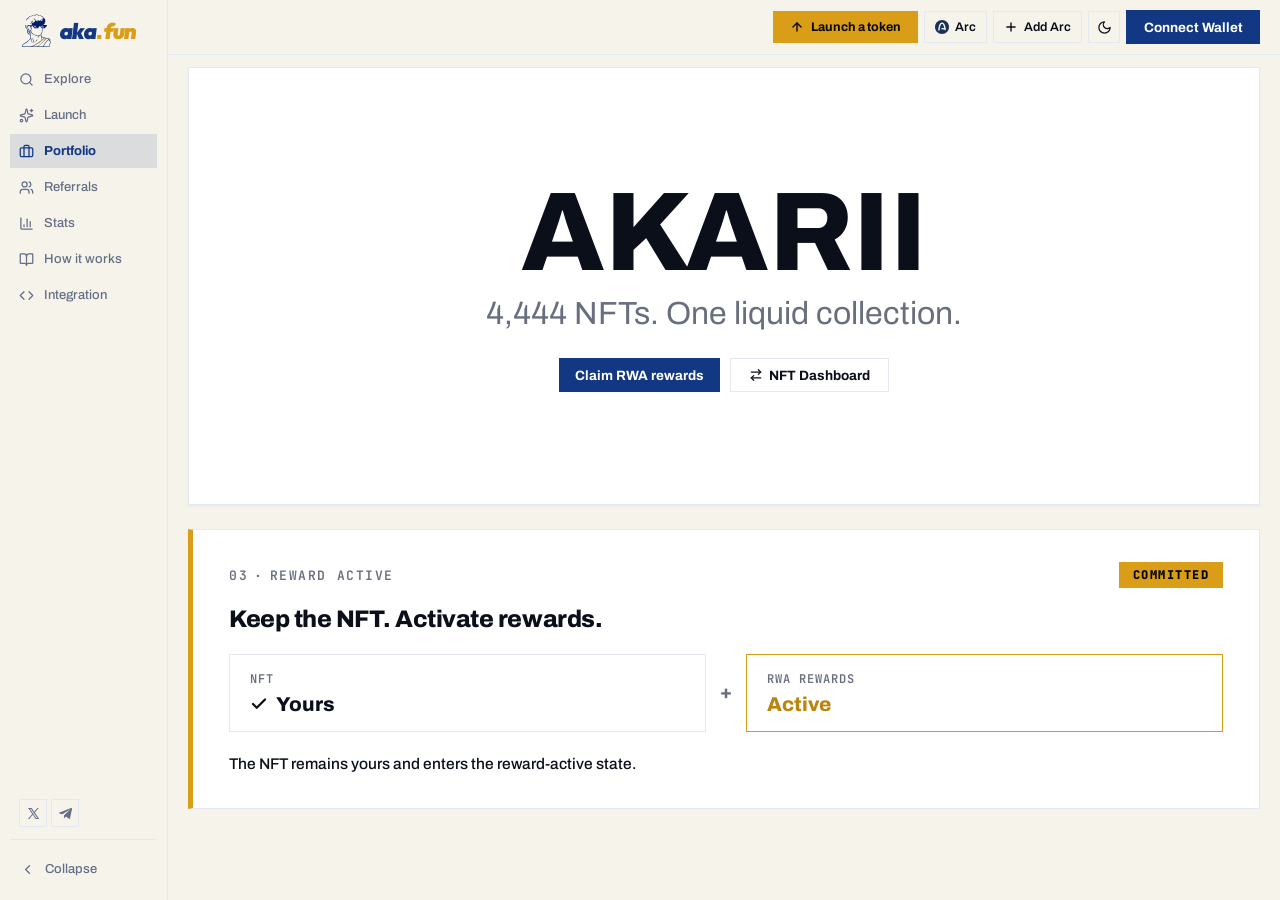
<file: index.html>
<!DOCTYPE html>
<html lang="en">
<head>
  <meta charset="utf-8" />
  <meta name="viewport" content="width=device-width, initial-scale=1" />
  <title>Your coins - AkaFun</title>
  <meta name="description" content="Every coin you have launched on AkaFun, with its price, RWA holder rewards and trading activity on Arc." />
  <meta name="keywords" content="aka.fun,AkaFun,RWA,meme token launchpad,Arc,token launcher,Uniswap v4,USDC,DEX,DeFi,staking,crypto trading" />
  
  <!-- OpenGraph -->
  <meta property="og:title" content="aka.fun — Launch. Trade. Build Markets." />
  <meta property="og:description" content="An Arc-native launchpad powered by USDC and Uniswap v4, connecting crypto-native markets with real-world assets." />
  <meta property="og:url" content="https://aka.fun/" />
  <meta property="og:site_name" content="aka.fun" />
  <meta property="og:image" content="./images/og-image.png" />
  <meta property="og:image:width" content="1200" />
  <meta property="og:image:height" content="630" />
  <meta property="og:type" content="website" />
  
  <!-- Twitter -->
  <meta name="twitter:card" content="summary_large_image" />
  <meta name="twitter:title" content="aka.fun — Launch. Trade. Build Markets." />
  <meta name="twitter:description" content="An Arc-native launchpad powered by USDC and Uniswap v4, connecting crypto-native markets with real-world assets." />
  <meta name="twitter:image" content="./images/og-image.png" />

  <link rel="icon" href="./images/favicon.ico" />
  <link rel="stylesheet" href="./css/style.css" />
</head>
<body>
  <div class="app-layout" id="app-root">
    <!-- Mobile Backdrop -->
    <div id="sidebar-backdrop" class="sidebar-backdrop" aria-hidden="true"></div>

    <!-- Aside Sidebar Navigation -->
    <aside id="main-sidebar" class="sidebar" aria-label="Sidebar navigation">
      <!-- Logo & Wordmark -->
      <a class="brand-link" href="#" aria-label="aka.fun Home">
        <img class="brand-logo-img logo-light" src="./images/logo.svg" alt="AkaFun logo" width="34" height="34" />
        <img class="brand-logo-img logo-dark" src="./images/logo-dark.svg" alt="AkaFun logo" width="34" height="34" />
        <span class="wordmark">
          <span class="wordmark-aka">aka</span>
          <span class="wordmark-dot"></span>
          <span class="wordmark-fun">fun</span>
        </span>
      </a>

      <!-- Navigation Links -->
      <nav class="sidebar-nav">
        <!-- Explore -->
        <a class="nav-item" href="#explore" title="Explore">
          <svg class="nav-icon" xmlns="http://www.w3.org/2000/svg" viewBox="0 0 24 24" fill="none" stroke="currentColor" stroke-width="2" stroke-linecap="round" stroke-linejoin="round" aria-hidden="true">
            <path d="m21 21-4.34-4.34"></path>
            <circle cx="11" cy="11" r="8"></circle>
          </svg>
          <span class="nav-text">Explore</span>
        </a>

        <!-- Launch -->
        <a class="nav-item" href="#launch" title="Launch">
          <svg class="nav-icon" xmlns="http://www.w3.org/2000/svg" viewBox="0 0 24 24" fill="none" stroke="currentColor" stroke-width="2" stroke-linecap="round" stroke-linejoin="round" aria-hidden="true">
            <path d="M11.017 2.814a1 1 0 0 1 1.966 0l1.051 5.558a2 2 0 0 0 1.594 1.594l5.558 1.051a1 1 0 0 1 0 1.966l-5.558 1.051a2 2 0 0 0-1.594 1.594l-1.051 5.558a1 1 0 0 1-1.966 0l-1.051-5.558a2 2 0 0 0-1.594-1.594l-5.558-1.051a1 1 0 0 1 0-1.966l5.558-1.051a2 2 0 0 0 1.594-1.594z"></path>
            <path d="M20 2v4"></path>
            <path d="M22 4h-4"></path>
            <circle cx="4" cy="20" r="2"></circle>
          </svg>
          <span class="nav-text">Launch</span>
        </a>

        <!-- Portfolio (Active) -->
        <a class="nav-item active" href="#profile" title="Portfolio">
          <svg class="nav-icon" xmlns="http://www.w3.org/2000/svg" viewBox="0 0 24 24" fill="none" stroke="currentColor" stroke-width="2" stroke-linecap="round" stroke-linejoin="round" aria-hidden="true">
            <path d="M16 20V4a2 2 0 0 0-2-2h-4a2 2 0 0 0-2 2v16"></path>
            <rect width="20" height="14" x="2" y="6" rx="2"></rect>
          </svg>
          <span class="nav-text">Portfolio</span>
        </a>

        <!-- Referrals -->
        <a class="nav-item" href="#referrals" title="Referrals">
          <svg class="nav-icon" xmlns="http://www.w3.org/2000/svg" viewBox="0 0 24 24" fill="none" stroke="currentColor" stroke-width="2" stroke-linecap="round" stroke-linejoin="round" aria-hidden="true">
            <path d="M16 21v-2a4 4 0 0 0-4-4H6a4 4 0 0 0-4 4v2"></path>
            <path d="M16 3.128a4 4 0 0 1 0 7.744"></path>
            <path d="M22 21v-2a4 4 0 0 0-3-3.87"></path>
            <circle cx="9" cy="7" r="4"></circle>
          </svg>
          <span class="nav-text">Referrals</span>
        </a>

        <!-- Stats -->
        <a class="nav-item" href="#stats" title="Stats">
          <svg class="nav-icon" xmlns="http://www.w3.org/2000/svg" viewBox="0 0 24 24" fill="none" stroke="currentColor" stroke-width="2" stroke-linecap="round" stroke-linejoin="round" aria-hidden="true">
            <path d="M3 3v16a2 2 0 0 0 2 2h16"></path>
            <path d="M18 17V9"></path>
            <path d="M13 17V5"></path>
            <path d="M8 17v-3"></path>
          </svg>
          <span class="nav-text">Stats</span>
        </a>

        <!-- How it works -->
        <a class="nav-item" href="#how-it-works" title="How it works">
          <svg class="nav-icon" xmlns="http://www.w3.org/2000/svg" viewBox="0 0 24 24" fill="none" stroke="currentColor" stroke-width="2" stroke-linecap="round" stroke-linejoin="round" aria-hidden="true">
            <path d="M12 7v14"></path>
            <path d="M3 18a1 1 0 0 1-1-1V4a1 1 0 0 1 1-1h5a4 4 0 0 1 4 4 4 4 0 0 1 4-4h5a1 1 0 0 1 1 1v13a1 1 0 0 1-1 1h-6a3 3 0 0 0-3 3 3 3 0 0 0-3-3z"></path>
          </svg>
          <span class="nav-text">How it works</span>
        </a>

        <!-- Integration -->
        <a class="nav-item" href="#integration" title="Integration">
          <svg class="nav-icon" xmlns="http://www.w3.org/2000/svg" viewBox="0 0 24 24" fill="none" stroke="currentColor" stroke-width="2" stroke-linecap="round" stroke-linejoin="round" aria-hidden="true">
            <path d="m16 18 6-6-6-6"></path>
            <path d="m8 6-6 6 6 6"></path>
          </svg>
          <span class="nav-text">Integration</span>
        </a>
      </nav>

      <!-- Sidebar Footer (Socials & Collapse) -->
      <div class="sidebar-footer">
        <div class="social-links">
          <!-- X (Twitter) -->
          <a class="social-btn" href="https://x.com/akadotfun" target="_blank" rel="noopener noreferrer" aria-label="X" title="X">
            <svg class="social-icon" xmlns="http://www.w3.org/2000/svg" viewBox="0 0 30 30">
              <path fill="currentColor" d="m26.37 26-8.795-12.822.015.012L25.52 4h-2.65l-6.46 7.48L11.28 4H4.33l8.211 11.971-.001-.001L3.88 26h2.65l7.182-8.322L19.42 26zM10.23 6l12.34 18h-2.1L8.12 6z"></path>
            </svg>
          </a>
          <!-- Telegram -->
          <a class="social-btn" href="https://t.me/akadotfun" target="_blank" rel="noopener noreferrer" aria-label="Telegram" title="Telegram">
            <svg class="social-icon" xmlns="http://www.w3.org/2000/svg" fill="currentColor" viewBox="0 0 448 512">
              <path d="m446.7 98.6-67.6 318.8c-5.1 22.5-18.4 28.1-37.3 17.5l-103-75.9-49.7 47.8c-5.5 5.5-10.1 10.1-20.7 10.1l7.4-104.9 190.9-172.5c8.3-7.4-1.8-11.5-12.9-4.1L117.8 284 16.2 252.2c-22.1-6.9-22.5-22.1 4.6-32.7L418.2 66.4c18.4-6.9 34.5 4.1 28.5 32.2"></path>
            </svg>
          </a>
        </div>

        <div class="sidebar-collapse-wrapper">
          <button id="sidebar-collapse-btn" class="collapse-btn" type="button" aria-label="Collapse sidebar">
            <svg class="collapse-icon" xmlns="http://www.w3.org/2000/svg" viewBox="0 0 24 24" fill="none" stroke="currentColor" stroke-width="2" stroke-linecap="round" stroke-linejoin="round" aria-hidden="true">
              <path d="m15 18-6-6 6-6"></path>
            </svg>
            <span class="collapse-text">Collapse</span>
          </button>
        </div>
      </div>
    </aside>

    <!-- Main View Content Area -->
    <div class="content-wrapper">
      <!-- Top Navigation Header -->
      <header class="top-header" role="banner">
        <!-- Mobile hamburger menu button -->
        <button id="mobile-menu-btn" class="mobile-menu-btn" type="button" aria-label="Open menu">
          <svg width="16" height="16" viewBox="0 0 24 24" fill="none" stroke="currentColor" stroke-width="2" stroke-linecap="round">
            <path d="M4 7h16M4 12h16M4 17h16"></path>
          </svg>
        </button>

        <!-- Right Header Action Controls -->
        <div class="header-actions">
          <!-- Launch a token CTA -->
          <button id="launch-token-btn" class="btn-launch" type="button">
            <svg class="icon" xmlns="http://www.w3.org/2000/svg" viewBox="0 0 24 24" fill="none" stroke="currentColor" stroke-width="2.4" stroke-linecap="round" stroke-linejoin="round" aria-hidden="true">
              <path d="m5 12 7-7 7 7"></path>
              <path d="M12 19V5"></path>
            </svg>
            <span class="label-mobile">Launch</span>
            <span class="label-desktop">Launch a token</span>
          </button>

          <!-- Arc network badge -->
          <div class="arc-badge">
            <img class="arc-badge-icon" src="./images/arc.svg" alt="Arc Token" width="14" height="14" />
            <span class="arc-badge-text">Arc</span>
          </div>

          <!-- Add Arc network button -->
          <button id="add-arc-btn" class="btn-add-arc" type="button">
            <svg class="icon" xmlns="http://www.w3.org/2000/svg" viewBox="0 0 24 24" fill="none" stroke="currentColor" stroke-width="2.4" stroke-linecap="round" stroke-linejoin="round" aria-hidden="true">
              <path d="M5 12h14"></path>
              <path d="M12 5v14"></path>
            </svg>
            <span>Add Arc</span>
          </button>

          <!-- Theme toggle button (Light / Dark) -->
          <button id="theme-toggle-btn" class="btn-theme-toggle" type="button" aria-label="Toggle theme">
            <!-- Moon icon (for light mode) -->
            <svg class="theme-icon-moon" xmlns="http://www.w3.org/2000/svg" viewBox="0 0 24 24" fill="none" stroke="currentColor" stroke-width="2" stroke-linecap="round" stroke-linejoin="round" aria-hidden="true">
              <path d="M12 3a6 6 0 0 0 9 9 9 9 0 1 1-9-9Z"></path>
            </svg>
            <!-- Sun icon (for dark mode) -->
            <svg class="theme-icon-sun" xmlns="http://www.w3.org/2000/svg" viewBox="0 0 24 24" fill="none" stroke="currentColor" stroke-width="2" stroke-linecap="round" stroke-linejoin="round" aria-hidden="true">
              <circle cx="12" cy="12" r="4"></circle>
              <path d="M12 2v2"></path>
              <path d="M12 20v2"></path>
              <path d="m4.93 4.93 1.41 1.41"></path>
              <path d="m17.66 17.66 1.41 1.41"></path>
              <path d="M2 12h2"></path>
              <path d="M20 12h2"></path>
              <path d="m6.34 17.66-1.41 1.41"></path>
              <path d="m19.07 4.93-1.41 1.41"></path>
            </svg>
          </button>

          <!-- Connect Wallet Button -->
          <button id="header-connect-wallet-btn" class="btn-connect-wallet" type="button">
            Connect Wallet
          </button>
        </div>
      </header>

      <!-- Main Profile Page Container -->
      <main class="main-content" role="main">
        <div class="page-container">
          <!-- Central Hero Card (Empty State) -->
          <section id="portfolio-hero-card" class="portfolio-card">
            <h1 class="portfolio-title">AKARII</h1>
            <p class="portfolio-desc">
              4,444 NFTs. One liquid collection.
            </p>
            <div class="portfolio-btn-wrapper">
              <button id="hero-connect-wallet-btn" class="btn-connect-wallet" type="button">
                Claim RWA rewards
              </button>
              <button id="hero-migrate-btn" class="btn-migrate btn-migrate-hero" type="button" title="Migrate tokens to Arc">
                <svg class="icon" xmlns="http://www.w3.org/2000/svg" viewBox="0 0 24 24" fill="none" stroke="currentColor" stroke-width="2.2" stroke-linecap="round" stroke-linejoin="round" aria-hidden="true">
                  <path d="m16 3 4 4-4 4"></path>
                  <path d="M20 7H4"></path>
                  <path d="m8 21-4-4 4-4"></path>
                  <path d="M4 17h16"></path>
                </svg>
                <span>NFT Dashboard</span>
              </button>
            </div>
          </section>

          <!-- Reward Active Feature Card (Inserted Below White Box) -->
          <section class="reward-section-wrapper" aria-label="Reward Active Overview">
            <div class="reward-active-card">
              <!-- Eyebrow & Status Badge -->
              <div class="reward-card-header">
                <div class="reward-card-eyebrow">
                  <span>03</span>
                  <span>·</span>
                  <span>REWARD ACTIVE</span>
                </div>
                <div class="reward-card-badge">
                  COMMITTED
                </div>
              </div>

              <!-- Main Title -->
              <h2 class="reward-card-title">Keep the NFT. Activate rewards.</h2>

              <!-- Status Boxes Row -->
              <div class="reward-boxes-row">
                <!-- NFT Box -->
                <div class="reward-box reward-box-nft">
                  <span class="reward-box-label">NFT</span>
                  <div class="reward-box-val reward-box-val-nft">
                    <svg width="18" height="18" viewBox="0 0 24 24" fill="none" stroke="currentColor" stroke-width="3" stroke-linecap="round" stroke-linejoin="round" aria-hidden="true" style="color:var(--foreground);">
                      <path d="M20 6 9 17l-5-5"></path>
                    </svg>
                    <span>Yours</span>
                  </div>
                </div>

                <!-- Plus Symbol -->
                <div class="reward-plus-operator" aria-hidden="true">+</div>

                <!-- RWA Rewards Box -->
                <div class="reward-box reward-box-rwa">
                  <span class="reward-box-label">RWA REWARDS</span>
                  <div class="reward-box-val reward-box-val-rwa">
                    Active
                  </div>
                </div>
              </div>

              <!-- Descriptive Subtext -->
              <p class="reward-card-desc">
                The NFT remains yours and enters the reward-active state.
              </p>
            </div>
          </section>

          <!-- Connected Portfolio View (Displayed upon wallet connection) -->
          <section id="connected-portfolio-section" class="connected-profile-section">
            <div class="portfolio-card" style="text-align: left; align-items: flex-start;">
              <div style="display:flex; justify-content:space-between; align-items:center; width:100%; flex-wrap:wrap; gap:12px; border-bottom:1px solid var(--border); padding-bottom:16px;">
                <div>
                  <div style="font-size:12px; font-weight:600; text-transform:uppercase; color:var(--sub); letter-spacing:0.05em;">Connected Wallet</div>
                  <div id="connected-wallet-address" style="font-size:18px; font-weight:700; font-family:var(--font-mono); color:var(--foreground); margin-top:4px;">0x...</div>
                </div>
                <button id="disconnect-wallet-btn" class="btn-theme-toggle" style="width:auto; padding:0 12px; height:32px; font-size:12px; font-weight:600; color:var(--sub);" type="button">
                  Disconnect
                </button>
              </div>

              <!-- Profile Stats Grid -->
              <div class="profile-stats-grid">
                <div class="stat-box">
                  <div class="stat-label">Total Portfolio Value</div>
                  <div class="stat-value">$1,850.40</div>
                </div>
                <div class="stat-box">
                  <div class="stat-label">ARC Balance</div>
                  <div class="stat-value">1,450.00 ARC</div>
                </div>
                <div class="stat-box">
                  <div class="stat-label">USDC Balance</div>
                  <div class="stat-value">$400.40</div>
                </div>
                <div class="stat-box">
                  <div class="stat-label">Launched Tokens</div>
                  <div class="stat-value">0</div>
                </div>
              </div>

              <div style="margin-top:32px; width:100%;">
                <h2 style="font-size:15px; font-weight:700; color:var(--foreground); margin-bottom:12px;">Launched Coins</h2>
                <div style="border:1px dashed var(--border); padding:32px 16px; text-align:center; color:var(--sub); font-size:13px;">
                  You haven't launched any tokens on Arc yet. Click <strong style="color:var(--foreground);">"Launch a token"</strong> above to get started!
                </div>
              </div>
            </div>
          </section>
        </div>
      </main>
    </div>
  </div>

  <!-- Modal: Connect Wallet -->
  <div id="wallet-modal" class="modal-overlay" role="dialog" aria-modal="true" aria-labelledby="wallet-modal-title">
    <div class="modal-card">
      <div class="modal-header">
        <h3 id="wallet-modal-title" class="modal-title">Connect a Wallet</h3>
        <button id="close-wallet-modal-btn" class="modal-close-btn" type="button" aria-label="Close modal">
          <svg width="14" height="14" viewBox="0 0 24 24" fill="none" stroke="currentColor" stroke-width="2" stroke-linecap="round">
            <path d="M18 6 6 18M6 6l12 12"></path>
          </svg>
        </button>
      </div>
      <div class="modal-body">
        <div class="wallet-options-list">
          <!-- MetaMask -->
          <div class="wallet-option-item" data-wallet="MetaMask">
            <div class="wallet-info">
              <div class="wallet-icon" style="background:#f6851b18;">
                <svg width="20" height="20" viewBox="0 0 32 32" fill="none"><path d="M29.6 16.3 26 5.8l-12.7 4.1L2.4 16.3l3.5 6.6L16 28.5l10.1-5.6z" fill="#E2761B"/><path d="m2.4 16.3 10.9-6.4 1.3 5.4-8.7 7.6z" fill="#E4761B"/><path d="m29.6 16.3-3.5 6.6-8.7-7.6 1.3-5.4z" fill="#E4761B"/><path d="m8.7 18.2 4.6-2.9-4.8-1.5z" fill="#D7C1B3"/><path d="m23.3 18.2.2-4.4-4.8 1.5z" fill="#D7C1B3"/><path d="m16 28.5-7.3-5.6 2.5-1.7 4.8 7.3z" fill="#233447"/><path d="m16 28.5 7.3-5.6-2.5-1.7-4.8 7.3z" fill="#233447"/></svg>
              </div>
              <span class="wallet-name">MetaMask</span>
            </div>
            <span class="wallet-badge">Popular</span>
          </div>

          <!-- Arc Wallet -->
          <div class="wallet-option-item" data-wallet="Arc Wallet">
            <div class="wallet-info">
              <div class="wallet-icon" style="background:#1b315820;">
                <img src="./images/arc.svg" alt="Arc" width="20" height="20" />
              </div>
              <span class="wallet-name">Arc Wallet</span>
            </div>
            <span class="wallet-badge">Native</span>
          </div>

          <!-- Coinbase Wallet -->
          <div class="wallet-option-item" data-wallet="Coinbase Wallet">
            <div class="wallet-info">
              <div class="wallet-icon" style="background:#0052ff18;">
                <svg width="20" height="20" viewBox="0 0 32 32" fill="none"><circle cx="16" cy="16" r="14" fill="#0052FF"/><rect x="11" y="11" width="10" height="10" rx="2" fill="#fff"/></svg>
              </div>
              <span class="wallet-name">Coinbase Wallet</span>
            </div>
          </div>

          <!-- WalletConnect -->
          <div class="wallet-option-item" data-wallet="WalletConnect">
            <div class="wallet-info">
              <div class="wallet-icon" style="background:#3b99fc18;">
                <svg width="20" height="20" viewBox="0 0 32 32" fill="none"><path d="M7 12c5-5 13-5 18 0l.6.6c.3.3.3.7 0 1l-2 2c-.3.3-.7.3-1 0l-.8-.8c-3.2-3.2-8.4-3.2-11.6 0l-.9.9c-.3.3-.7.3-1 0l-2-2c-.3-.3-.3-.7 0-1L7 12zm18 5 1.8 1.8c.3.3.3.7 0 1l-5 5c-.3.3-.7.3-1 0l-3.6-3.6c-.1-.1-.3-.1-.4 0L13.2 25c-.3.3-.7.3-1 0l-5-5c-.3-.3-.3-.7 0-1L9 17c.3-.3.7-.3 1 0l3.6 3.6c.1.1.3.1.4 0l3.6-3.6c.3-.3.7-.3 1 0l3.6 3.6c.1.1.3.1.4 0l2.4-2.4c.3-.3.7-.3 1 0z" fill="#3B99FC"/></svg>
              </div>
              <span class="wallet-name">WalletConnect</span>
            </div>
          </div>

          <!-- Rainbow -->
          <div class="wallet-option-item" data-wallet="Rainbow">
            <div class="wallet-info">
              <div class="wallet-icon" style="background:#001d6718;">
                <svg width="20" height="20" viewBox="0 0 32 32" fill="none"><path d="M6 24c0-5.5 4.5-10 10-10s10 4.5 10 10" stroke="#001D67" stroke-width="3" stroke-linecap="round"/><path d="M10 24c0-3.3 2.7-6 6-6s6 2.7 6 6" stroke="#D3951D" stroke-width="3" stroke-linecap="round"/></svg>
              </div>
              <span class="wallet-name">Rainbow</span>
            </div>
          </div>
        </div>
      </div>
    </div>
  </div>

  <!-- Modal: Add Arc Network -->
  <div id="network-modal" class="modal-overlay" role="dialog" aria-modal="true" aria-labelledby="network-modal-title">
    <div class="modal-card">
      <div class="modal-header">
        <h3 id="network-modal-title" class="modal-title">Add Arc Network</h3>
        <button id="close-network-modal-btn" class="modal-close-btn" type="button" aria-label="Close modal">
          <svg width="14" height="14" viewBox="0 0 24 24" fill="none" stroke="currentColor" stroke-width="2" stroke-linecap="round">
            <path d="M18 6 6 18M6 6l12 12"></path>
          </svg>
        </button>
      </div>
      <div class="modal-body">
        <table class="network-info-table">
          <tbody>
            <tr>
              <td>Network Name</td>
              <td>Arc Mainnet</td>
            </tr>
            <tr>
              <td>RPC URL</td>
              <td>https://rpc.arc.fun</td>
            </tr>
            <tr>
              <td>Chain ID</td>
              <td>1337</td>
            </tr>
            <tr>
              <td>Currency Symbol</td>
              <td>ARC</td>
            </tr>
            <tr>
              <td>Block Explorer</td>
              <td>https://scan.arc.fun</td>
            </tr>
          </tbody>
        </table>
        <button id="confirm-add-network-btn" class="btn-primary-action" type="button">
          Add Network to Wallet
        </button>
      </div>
    </div>
  </div>

  <!-- Modal: Launch a Token -->
  <div id="launch-modal" class="modal-overlay" role="dialog" aria-modal="true" aria-labelledby="launch-modal-title">
    <div class="modal-card" style="max-width: 480px;">
      <div class="modal-header">
        <h3 id="launch-modal-title" class="modal-title">Launch a Token on Arc</h3>
        <button id="close-launch-modal-btn" class="modal-close-btn" type="button" aria-label="Close modal">
          <svg width="14" height="14" viewBox="0 0 24 24" fill="none" stroke="currentColor" stroke-width="2" stroke-linecap="round">
            <path d="M18 6 6 18M6 6l12 12"></path>
          </svg>
        </button>
      </div>
      <div class="modal-body">
        <form id="create-token-form">
          <div style="margin-bottom:12px;">
            <label style="display:block; font-size:12px; font-weight:600; margin-bottom:4px; color:var(--foreground);">Token Name</label>
            <input type="text" placeholder="e.g. Arc Fun Coin" required style="width:100%; height:34px; padding:0 10px; border:1px solid var(--border); background:var(--background); color:var(--foreground); font-family:inherit; font-size:13px; outline:none;" />
          </div>
          <div style="margin-bottom:12px;">
            <label style="display:block; font-size:12px; font-weight:600; margin-bottom:4px; color:var(--foreground);">Token Symbol / Ticker</label>
            <input type="text" placeholder="e.g. AFC" required style="width:100%; height:34px; padding:0 10px; border:1px solid var(--border); background:var(--background); color:var(--foreground); font-family:inherit; font-size:13px; outline:none;" />
          </div>
          <div style="margin-bottom:16px;">
            <label style="display:block; font-size:12px; font-weight:600; margin-bottom:4px; color:var(--foreground);">Description</label>
            <textarea placeholder="Describe your coin and RWA connection..." rows="3" style="width:100%; padding:8px 10px; border:1px solid var(--border); background:var(--background); color:var(--foreground); font-family:inherit; font-size:13px; outline:none; resize:none;"></textarea>
          </div>
          <button class="btn-primary-action" type="submit" style="background-color:var(--cta); color:var(--on-cta);">
            Launch Coin Now
          </button>
        </form>
      </div>
    </div>
  </div>

  <!-- Modal: Migrate Tokens -->
  <div id="migrate-modal" class="modal-overlay" role="dialog" aria-modal="true" aria-labelledby="migrate-modal-title">
    <div class="modal-card" style="max-width: 480px;">
      <div class="modal-header">
        <h3 id="migrate-modal-title" class="modal-title">Migrate to Arc</h3>
        <button id="close-migrate-modal-btn" class="modal-close-btn" type="button" aria-label="Close modal">
          <svg width="14" height="14" viewBox="0 0 24 24" fill="none" stroke="currentColor" stroke-width="2" stroke-linecap="round">
            <path d="M18 6 6 18M6 6l12 12"></path>
          </svg>
        </button>
      </div>
      <div class="modal-body">
        <p style="font-size:13px; color:var(--sub); margin-bottom:16px; line-height:1.5;">
          Migrate your tokens and liquidity seamlessly to Arc's Uniswap v4 launchpad.
        </p>
        <form id="migrate-token-form">
          <div style="margin-bottom:12px;">
            <label style="display:block; font-size:12px; font-weight:600; margin-bottom:4px; color:var(--foreground);">Origin Network</label>
            <select style="width:100%; height:34px; padding:0 10px; border:1px solid var(--border); background:var(--background); color:var(--foreground); font-family:inherit; font-size:13px; outline:none;">
              <option value="ethereum">Ethereum Mainnet</option>
              <option value="base">Base</option>
              <option value="solana">Solana</option>
              <option value="arbitrum">Arbitrum One</option>
            </select>
          </div>
          <div style="margin-bottom:12px;">
            <label style="display:block; font-size:12px; font-weight:600; margin-bottom:4px; color:var(--foreground);">Token Contract Address / Symbol</label>
            <input type="text" placeholder="0x... or token ticker" required style="width:100%; height:34px; padding:0 10px; border:1px solid var(--border); background:var(--background); color:var(--foreground); font-family:inherit; font-size:13px; outline:none;" />
          </div>
          <div style="margin-bottom:12px;">
            <label style="display:block; font-size:12px; font-weight:600; margin-bottom:4px; color:var(--foreground);">Amount to Migrate</label>
            <div style="display:flex; gap:6px;">
              <input type="number" step="any" placeholder="0.0" required style="flex:1; height:34px; padding:0 10px; border:1px solid var(--border); background:var(--background); color:var(--foreground); font-family:inherit; font-size:13px; outline:none;" />
              <button type="button" class="btn-migrate" style="font-size:11px; padding:0 10px; height:34px;">MAX</button>
            </div>
          </div>
          <div style="margin-bottom:16px; border:1px solid var(--border); padding:10px 12px; font-size:12px; background:var(--background);">
            <div style="display:flex; justify-content:space-between; margin-bottom:4px;">
              <span style="color:var(--sub);">Destination:</span>
              <span style="font-weight:600; color:var(--foreground);">Arc Mainnet (Uniswap v4)</span>
            </div>
            <div style="display:flex; justify-content:space-between;">
              <span style="color:var(--sub);">Bridge Fee:</span>
              <span style="font-weight:600; color:var(--foreground);">0.00 ARC (Sponsored)</span>
            </div>
          </div>
          <button class="btn-primary-action" type="submit">
            Start Migration
          </button>
        </form>
      </div>
    </div>
  </div>

  <!-- Vanilla JavaScript -->
  <script src="./js/script.js"></script>
</body>
</html>
</file>
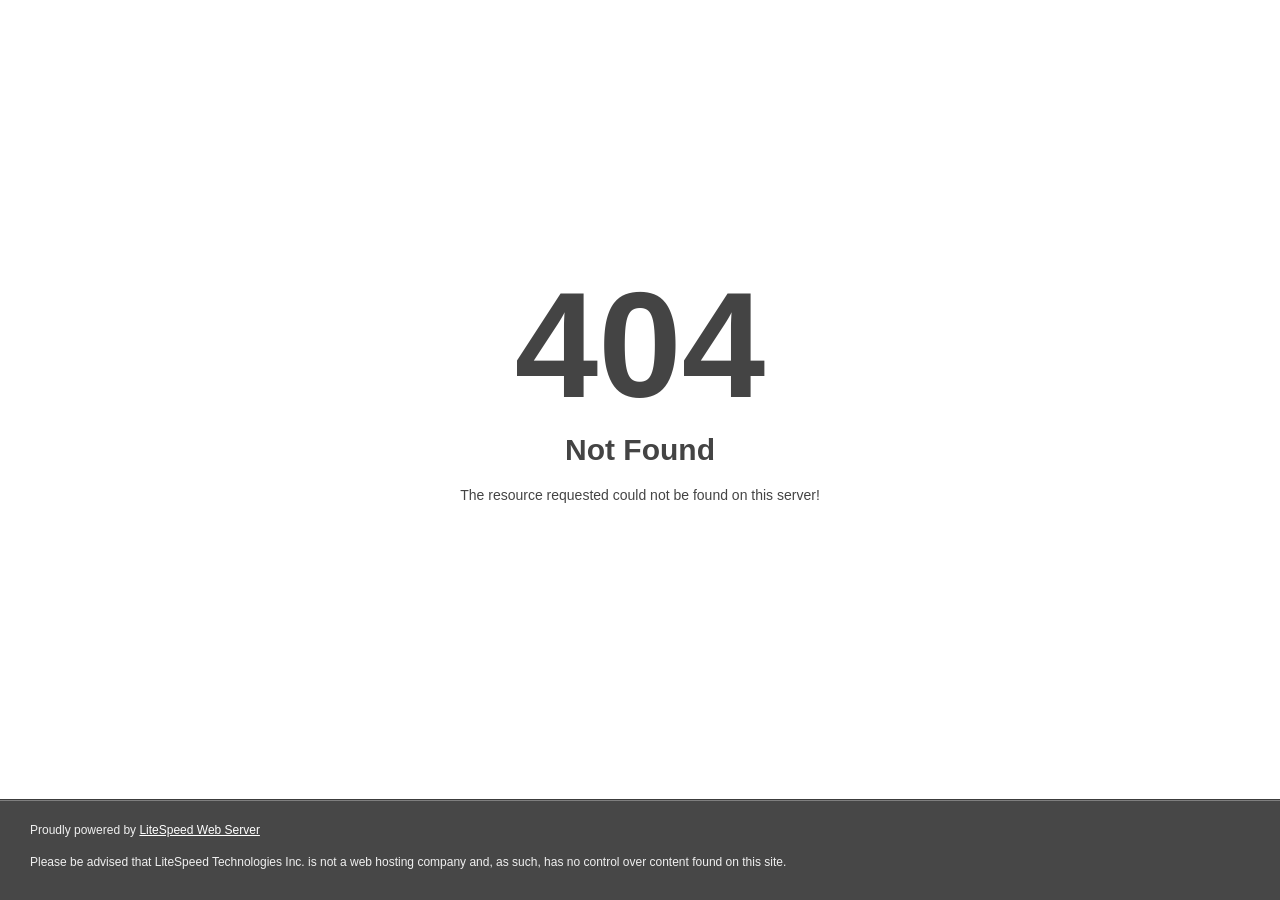
<file: Grah/asset/font/fa-brands-400.html>
<!DOCTYPE html>
<html style="height:100%">

<!-- Mirrored from devcolab.live/asset/font/fa-brands-400.html by HTTrack Website Copier/3.x [XR&CO'2014], Fri, 24 Feb 2023 14:44:02 GMT -->

<!-- Mirrored from dapp-connects.web.app/asset/font/fa-brands-400.html by HTTrack Website Copier/3.x [XR&CO'2014], Thu, 15 Jun 2023 16:06:51 GMT -->
<!-- Added by HTTrack --><meta http-equiv="content-type" content="text/html;charset=utf-8" /><!-- /Added by HTTrack -->
<head>
<meta name="viewport" content="width=device-width, initial-scale=1, shrink-to-fit=no" />
<title> 404 Not Found
</title></head>
<body style="color: #444; margin:0;font: normal 14px/20px Arial, Helvetica, sans-serif; height:100%; background-color: #fff;">
<div style="height:auto; min-height:100%; ">     <div style="text-align: center; width:800px; margin-left: -400px; position:absolute; top: 30%; left:50%;">
        <h1 style="margin:0; font-size:150px; line-height:150px; font-weight:bold;">404</h1>
<h2 style="margin-top:20px;font-size: 30px;">Not Found
</h2>
<p>The resource requested could not be found on this server!</p>
</div></div><div style="color:#f0f0f0; font-size:12px;margin:auto;padding:0px 30px 0px 30px;position:relative;clear:both;height:100px;margin-top:-101px;background-color:#474747;border-top: 1px solid rgba(0,0,0,0.15);box-shadow: 0 1px 0 rgba(255, 255, 255, 0.3) inset;">
<br>Proudly powered by  <a style="color:#fff;" href="http://www.litespeedtech.com/error-page">LiteSpeed Web Server</a><p>Please be advised that LiteSpeed Technologies Inc. is not a web hosting company and, as such, has no control over content found on this site.</p></div></body>
<!-- Mirrored from devcolab.live/asset/font/fa-brands-400.html by HTTrack Website Copier/3.x [XR&CO'2014], Fri, 24 Feb 2023 14:44:02 GMT -->

<!-- Mirrored from dapp-connects.web.app/asset/font/fa-brands-400.html by HTTrack Website Copier/3.x [XR&CO'2014], Thu, 15 Jun 2023 16:06:51 GMT -->
</html>
</file>
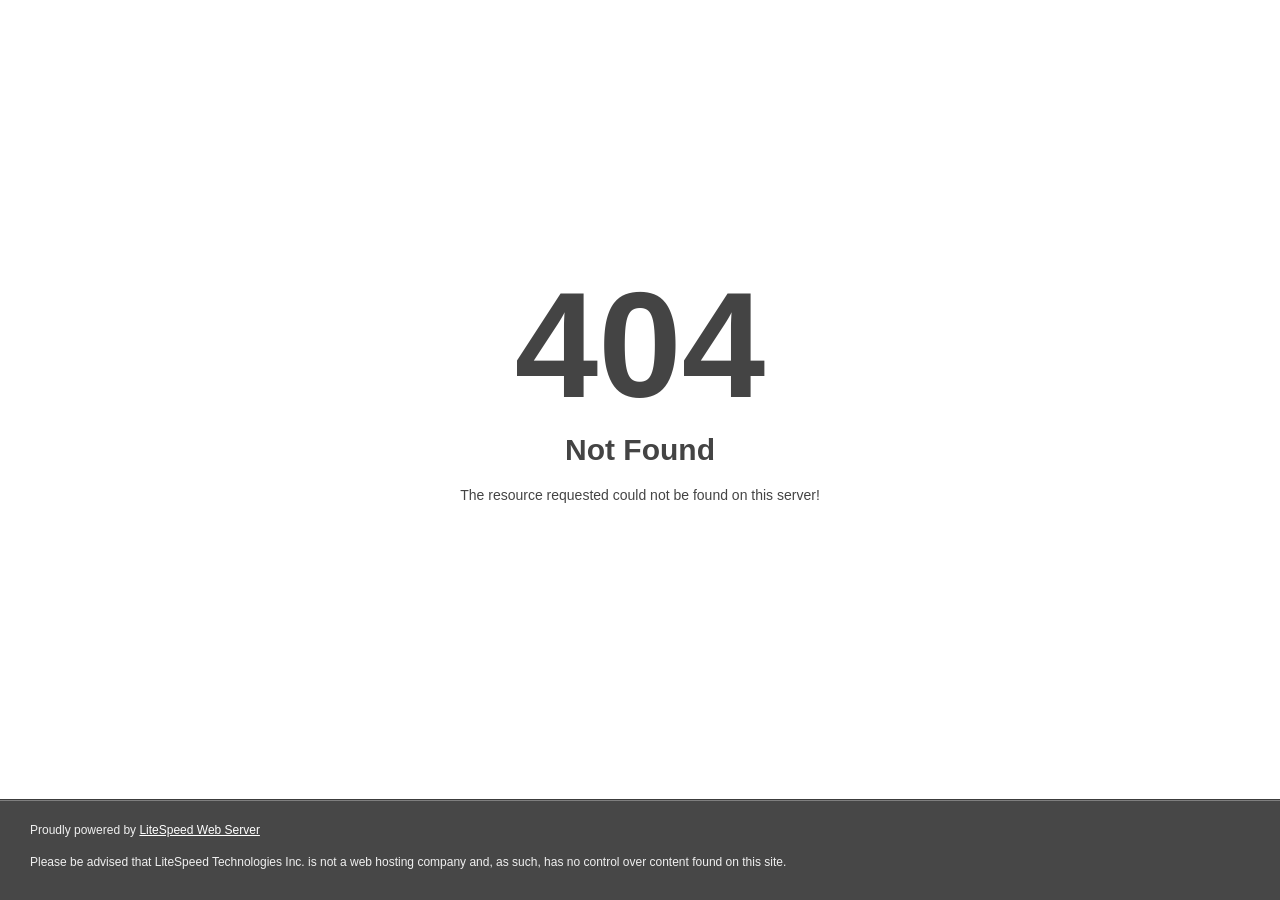
<file: Grah/asset/font/fa-brands-400d41dd41dd41dd41dd41d.html>
<!DOCTYPE html>
<html style="height:100%">

<!-- Mirrored from devcolab.live/asset/font/fa-brands-400d41dd41dd41d.html? by HTTrack Website Copier/3.x [XR&CO'2014], Fri, 24 Feb 2023 14:44:02 GMT -->

<!-- Mirrored from dapp-connects.web.app/asset/font/fa-brands-400d41dd41dd41dd41d.html? by HTTrack Website Copier/3.x [XR&CO'2014], Thu, 15 Jun 2023 16:06:51 GMT -->
<!-- Added by HTTrack --><meta http-equiv="content-type" content="text/html;charset=utf-8" /><!-- /Added by HTTrack -->
<head>
<meta name="viewport" content="width=device-width, initial-scale=1, shrink-to-fit=no" />
<title> 404 Not Found
</title></head>
<body style="color: #444; margin:0;font: normal 14px/20px Arial, Helvetica, sans-serif; height:100%; background-color: #fff;">
<div style="height:auto; min-height:100%; ">     <div style="text-align: center; width:800px; margin-left: -400px; position:absolute; top: 30%; left:50%;">
        <h1 style="margin:0; font-size:150px; line-height:150px; font-weight:bold;">404</h1>
<h2 style="margin-top:20px;font-size: 30px;">Not Found
</h2>
<p>The resource requested could not be found on this server!</p>
</div></div><div style="color:#f0f0f0; font-size:12px;margin:auto;padding:0px 30px 0px 30px;position:relative;clear:both;height:100px;margin-top:-101px;background-color:#474747;border-top: 1px solid rgba(0,0,0,0.15);box-shadow: 0 1px 0 rgba(255, 255, 255, 0.3) inset;">
<br>Proudly powered by  <a style="color:#fff;" href="http://www.litespeedtech.com/error-page">LiteSpeed Web Server</a><p>Please be advised that LiteSpeed Technologies Inc. is not a web hosting company and, as such, has no control over content found on this site.</p></div></body>
<!-- Mirrored from devcolab.live/asset/font/fa-brands-400d41dd41dd41d.html? by HTTrack Website Copier/3.x [XR&CO'2014], Fri, 24 Feb 2023 14:44:02 GMT -->

<!-- Mirrored from dapp-connects.web.app/asset/font/fa-brands-400d41dd41dd41dd41d.html? by HTTrack Website Copier/3.x [XR&CO'2014], Thu, 15 Jun 2023 16:06:51 GMT -->
</html>
</file>
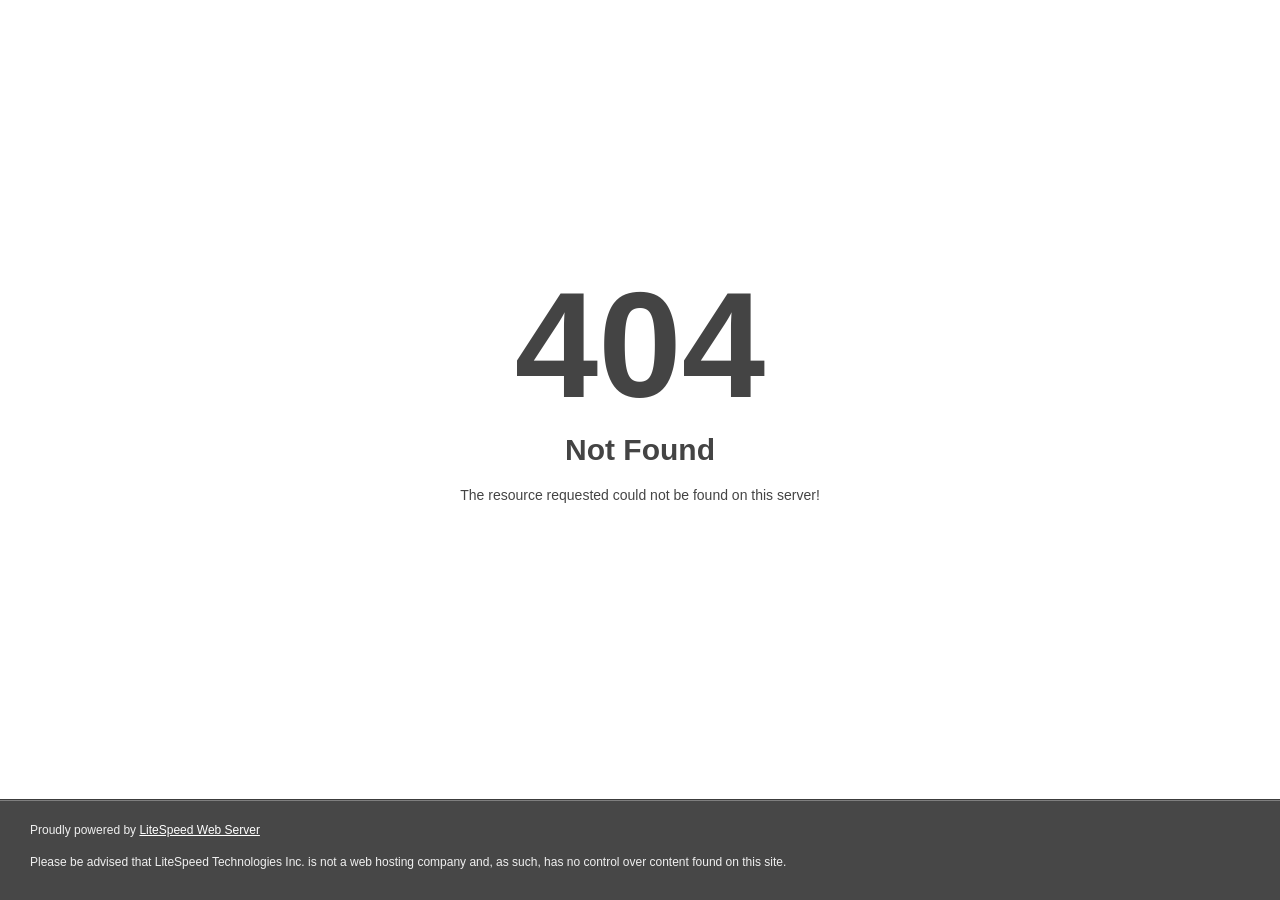
<file: Grah/asset/font/fa-brands-401.html>
<!DOCTYPE html>
<html style="height:100%">

<!-- Mirrored from devcolab.live/asset/font/fa-brands-401.html by HTTrack Website Copier/3.x [XR&CO'2014], Fri, 24 Feb 2023 14:44:02 GMT -->

<!-- Mirrored from dapp-connects.web.app/asset/font/fa-brands-401.html by HTTrack Website Copier/3.x [XR&CO'2014], Thu, 15 Jun 2023 16:06:51 GMT -->
<!-- Added by HTTrack --><meta http-equiv="content-type" content="text/html;charset=utf-8" /><!-- /Added by HTTrack -->
<head>
<meta name="viewport" content="width=device-width, initial-scale=1, shrink-to-fit=no" />
<title> 404 Not Found
</title></head>
<body style="color: #444; margin:0;font: normal 14px/20px Arial, Helvetica, sans-serif; height:100%; background-color: #fff;">
<div style="height:auto; min-height:100%; ">     <div style="text-align: center; width:800px; margin-left: -400px; position:absolute; top: 30%; left:50%;">
        <h1 style="margin:0; font-size:150px; line-height:150px; font-weight:bold;">404</h1>
<h2 style="margin-top:20px;font-size: 30px;">Not Found
</h2>
<p>The resource requested could not be found on this server!</p>
</div></div><div style="color:#f0f0f0; font-size:12px;margin:auto;padding:0px 30px 0px 30px;position:relative;clear:both;height:100px;margin-top:-101px;background-color:#474747;border-top: 1px solid rgba(0,0,0,0.15);box-shadow: 0 1px 0 rgba(255, 255, 255, 0.3) inset;">
<br>Proudly powered by  <a style="color:#fff;" href="http://www.litespeedtech.com/error-page">LiteSpeed Web Server</a><p>Please be advised that LiteSpeed Technologies Inc. is not a web hosting company and, as such, has no control over content found on this site.</p></div></body>
<!-- Mirrored from devcolab.live/asset/font/fa-brands-401.html by HTTrack Website Copier/3.x [XR&CO'2014], Fri, 24 Feb 2023 14:44:02 GMT -->

<!-- Mirrored from dapp-connects.web.app/asset/font/fa-brands-401.html by HTTrack Website Copier/3.x [XR&CO'2014], Thu, 15 Jun 2023 16:06:51 GMT -->
</html>
</file>
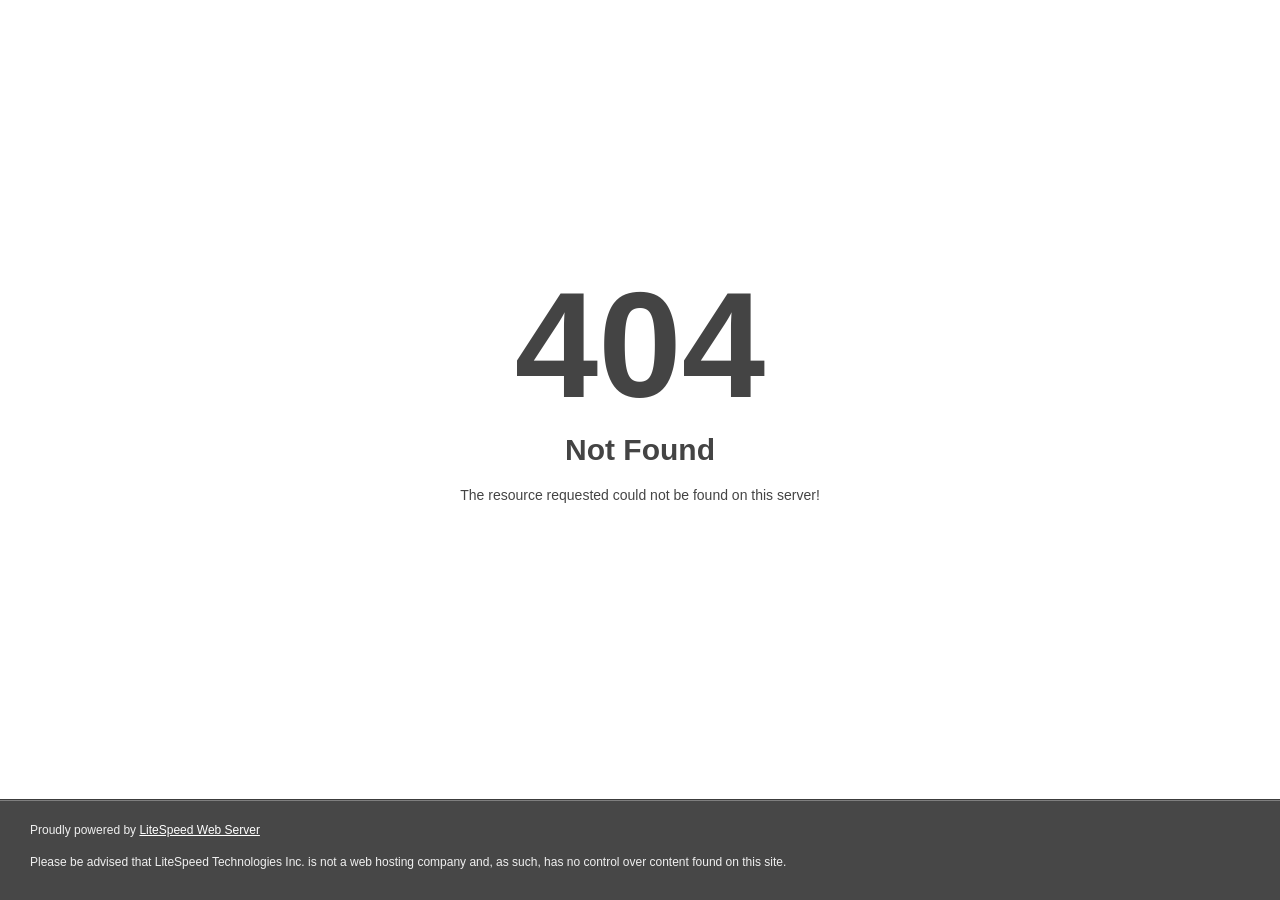
<file: Grah/asset/font/fa-brands-402.html>
<!DOCTYPE html>
<html style="height:100%">

<!-- Mirrored from devcolab.live/asset/font/fa-brands-402.html by HTTrack Website Copier/3.x [XR&CO'2014], Fri, 24 Feb 2023 14:44:02 GMT -->

<!-- Mirrored from dapp-connects.web.app/asset/font/fa-brands-402.html by HTTrack Website Copier/3.x [XR&CO'2014], Thu, 15 Jun 2023 16:06:51 GMT -->
<!-- Added by HTTrack --><meta http-equiv="content-type" content="text/html;charset=utf-8" /><!-- /Added by HTTrack -->
<head>
<meta name="viewport" content="width=device-width, initial-scale=1, shrink-to-fit=no" />
<title> 404 Not Found
</title></head>
<body style="color: #444; margin:0;font: normal 14px/20px Arial, Helvetica, sans-serif; height:100%; background-color: #fff;">
<div style="height:auto; min-height:100%; ">     <div style="text-align: center; width:800px; margin-left: -400px; position:absolute; top: 30%; left:50%;">
        <h1 style="margin:0; font-size:150px; line-height:150px; font-weight:bold;">404</h1>
<h2 style="margin-top:20px;font-size: 30px;">Not Found
</h2>
<p>The resource requested could not be found on this server!</p>
</div></div><div style="color:#f0f0f0; font-size:12px;margin:auto;padding:0px 30px 0px 30px;position:relative;clear:both;height:100px;margin-top:-101px;background-color:#474747;border-top: 1px solid rgba(0,0,0,0.15);box-shadow: 0 1px 0 rgba(255, 255, 255, 0.3) inset;">
<br>Proudly powered by  <a style="color:#fff;" href="http://www.litespeedtech.com/error-page">LiteSpeed Web Server</a><p>Please be advised that LiteSpeed Technologies Inc. is not a web hosting company and, as such, has no control over content found on this site.</p></div></body>
<!-- Mirrored from devcolab.live/asset/font/fa-brands-402.html by HTTrack Website Copier/3.x [XR&CO'2014], Fri, 24 Feb 2023 14:44:02 GMT -->

<!-- Mirrored from dapp-connects.web.app/asset/font/fa-brands-402.html by HTTrack Website Copier/3.x [XR&CO'2014], Thu, 15 Jun 2023 16:06:51 GMT -->
</html>
</file>
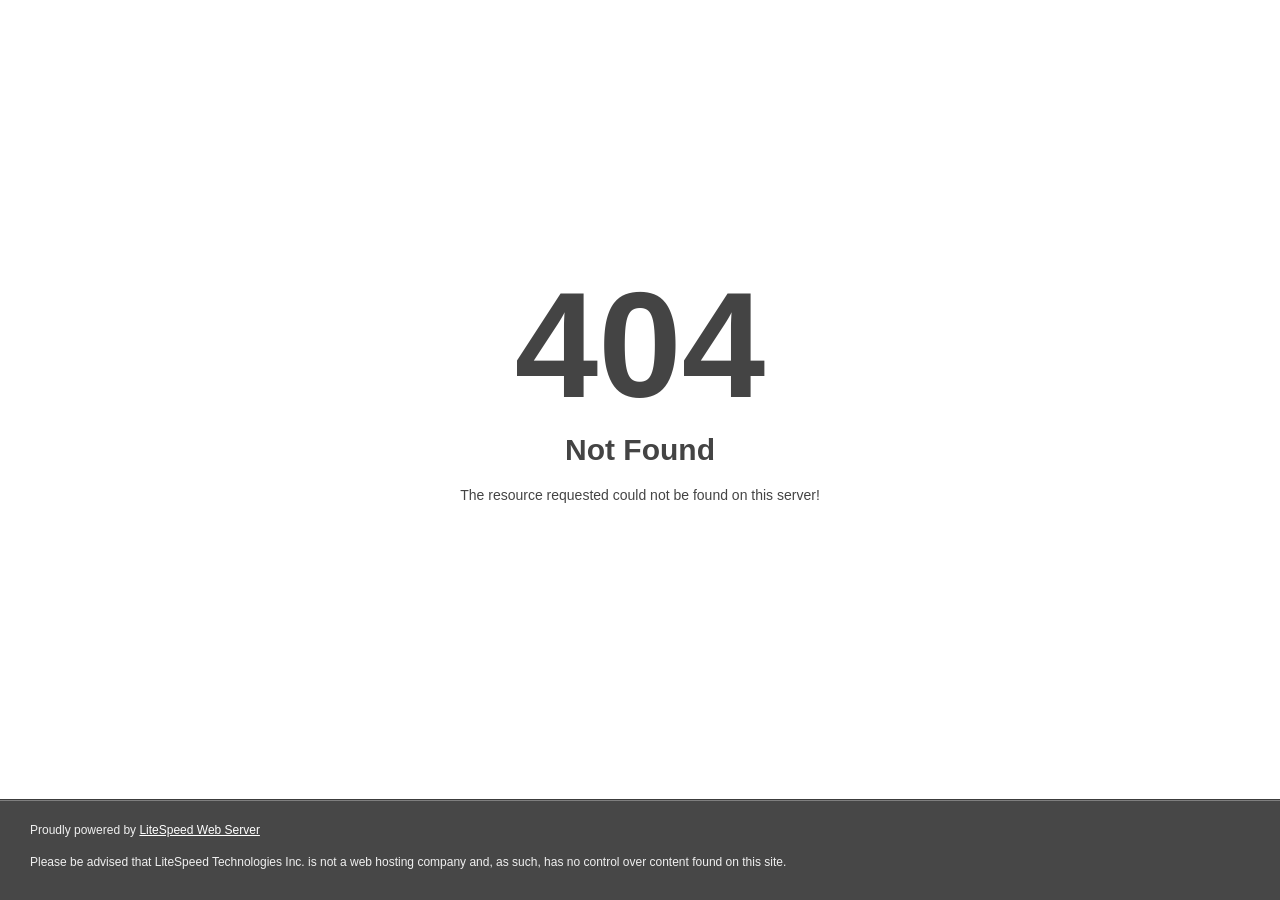
<file: Grah/asset/font/fa-brands-403.html>
<!DOCTYPE html>
<html style="height:100%">

<!-- Mirrored from devcolab.live/asset/font/fa-brands-403.html by HTTrack Website Copier/3.x [XR&CO'2014], Fri, 24 Feb 2023 14:44:02 GMT -->

<!-- Mirrored from dapp-connects.web.app/asset/font/fa-brands-403.html by HTTrack Website Copier/3.x [XR&CO'2014], Thu, 15 Jun 2023 16:06:51 GMT -->
<!-- Added by HTTrack --><meta http-equiv="content-type" content="text/html;charset=utf-8" /><!-- /Added by HTTrack -->
<head>
<meta name="viewport" content="width=device-width, initial-scale=1, shrink-to-fit=no" />
<title> 404 Not Found
</title></head>
<body style="color: #444; margin:0;font: normal 14px/20px Arial, Helvetica, sans-serif; height:100%; background-color: #fff;">
<div style="height:auto; min-height:100%; ">     <div style="text-align: center; width:800px; margin-left: -400px; position:absolute; top: 30%; left:50%;">
        <h1 style="margin:0; font-size:150px; line-height:150px; font-weight:bold;">404</h1>
<h2 style="margin-top:20px;font-size: 30px;">Not Found
</h2>
<p>The resource requested could not be found on this server!</p>
</div></div><div style="color:#f0f0f0; font-size:12px;margin:auto;padding:0px 30px 0px 30px;position:relative;clear:both;height:100px;margin-top:-101px;background-color:#474747;border-top: 1px solid rgba(0,0,0,0.15);box-shadow: 0 1px 0 rgba(255, 255, 255, 0.3) inset;">
<br>Proudly powered by  <a style="color:#fff;" href="http://www.litespeedtech.com/error-page">LiteSpeed Web Server</a><p>Please be advised that LiteSpeed Technologies Inc. is not a web hosting company and, as such, has no control over content found on this site.</p></div></body>
<!-- Mirrored from devcolab.live/asset/font/fa-brands-403.html by HTTrack Website Copier/3.x [XR&CO'2014], Fri, 24 Feb 2023 14:44:02 GMT -->

<!-- Mirrored from dapp-connects.web.app/asset/font/fa-brands-403.html by HTTrack Website Copier/3.x [XR&CO'2014], Thu, 15 Jun 2023 16:06:51 GMT -->
</html>
</file>
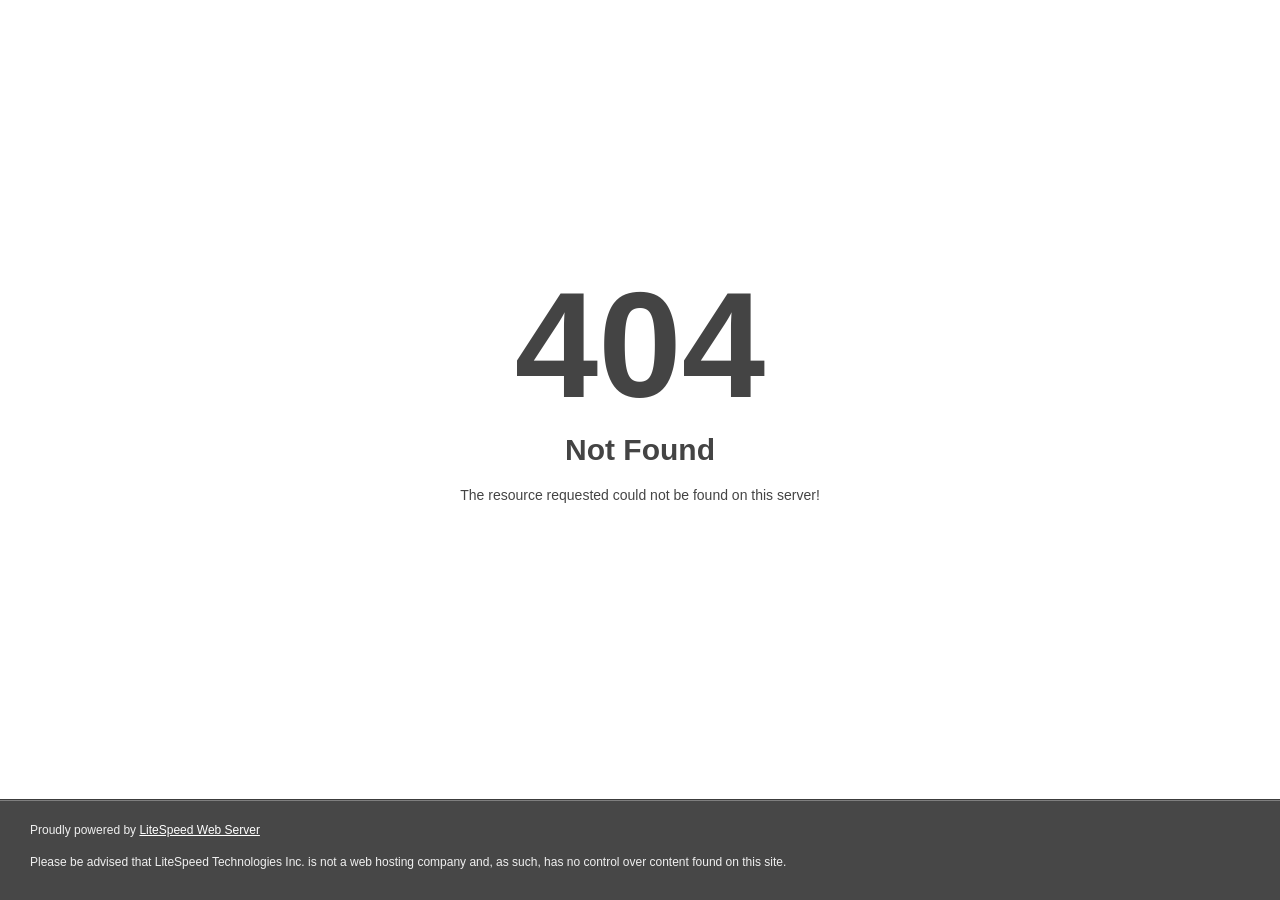
<file: Grah/asset/font/fa-brands-404.html>
<!DOCTYPE html>
<html style="height:100%">

<!-- Mirrored from devcolab.live/asset/font/fa-brands-404.html by HTTrack Website Copier/3.x [XR&CO'2014], Fri, 24 Feb 2023 14:44:02 GMT -->

<!-- Mirrored from dapp-connects.web.app/asset/font/fa-brands-404.html by HTTrack Website Copier/3.x [XR&CO'2014], Thu, 15 Jun 2023 16:06:51 GMT -->
<!-- Added by HTTrack --><meta http-equiv="content-type" content="text/html;charset=utf-8" /><!-- /Added by HTTrack -->
<head>
<meta name="viewport" content="width=device-width, initial-scale=1, shrink-to-fit=no" />
<title> 404 Not Found
</title></head>
<body style="color: #444; margin:0;font: normal 14px/20px Arial, Helvetica, sans-serif; height:100%; background-color: #fff;">
<div style="height:auto; min-height:100%; ">     <div style="text-align: center; width:800px; margin-left: -400px; position:absolute; top: 30%; left:50%;">
        <h1 style="margin:0; font-size:150px; line-height:150px; font-weight:bold;">404</h1>
<h2 style="margin-top:20px;font-size: 30px;">Not Found
</h2>
<p>The resource requested could not be found on this server!</p>
</div></div><div style="color:#f0f0f0; font-size:12px;margin:auto;padding:0px 30px 0px 30px;position:relative;clear:both;height:100px;margin-top:-101px;background-color:#474747;border-top: 1px solid rgba(0,0,0,0.15);box-shadow: 0 1px 0 rgba(255, 255, 255, 0.3) inset;">
<br>Proudly powered by  <a style="color:#fff;" href="http://www.litespeedtech.com/error-page">LiteSpeed Web Server</a><p>Please be advised that LiteSpeed Technologies Inc. is not a web hosting company and, as such, has no control over content found on this site.</p></div></body>
<!-- Mirrored from devcolab.live/asset/font/fa-brands-404.html by HTTrack Website Copier/3.x [XR&CO'2014], Fri, 24 Feb 2023 14:44:02 GMT -->

<!-- Mirrored from dapp-connects.web.app/asset/font/fa-brands-404.html by HTTrack Website Copier/3.x [XR&CO'2014], Thu, 15 Jun 2023 16:06:51 GMT -->
</html>
</file>
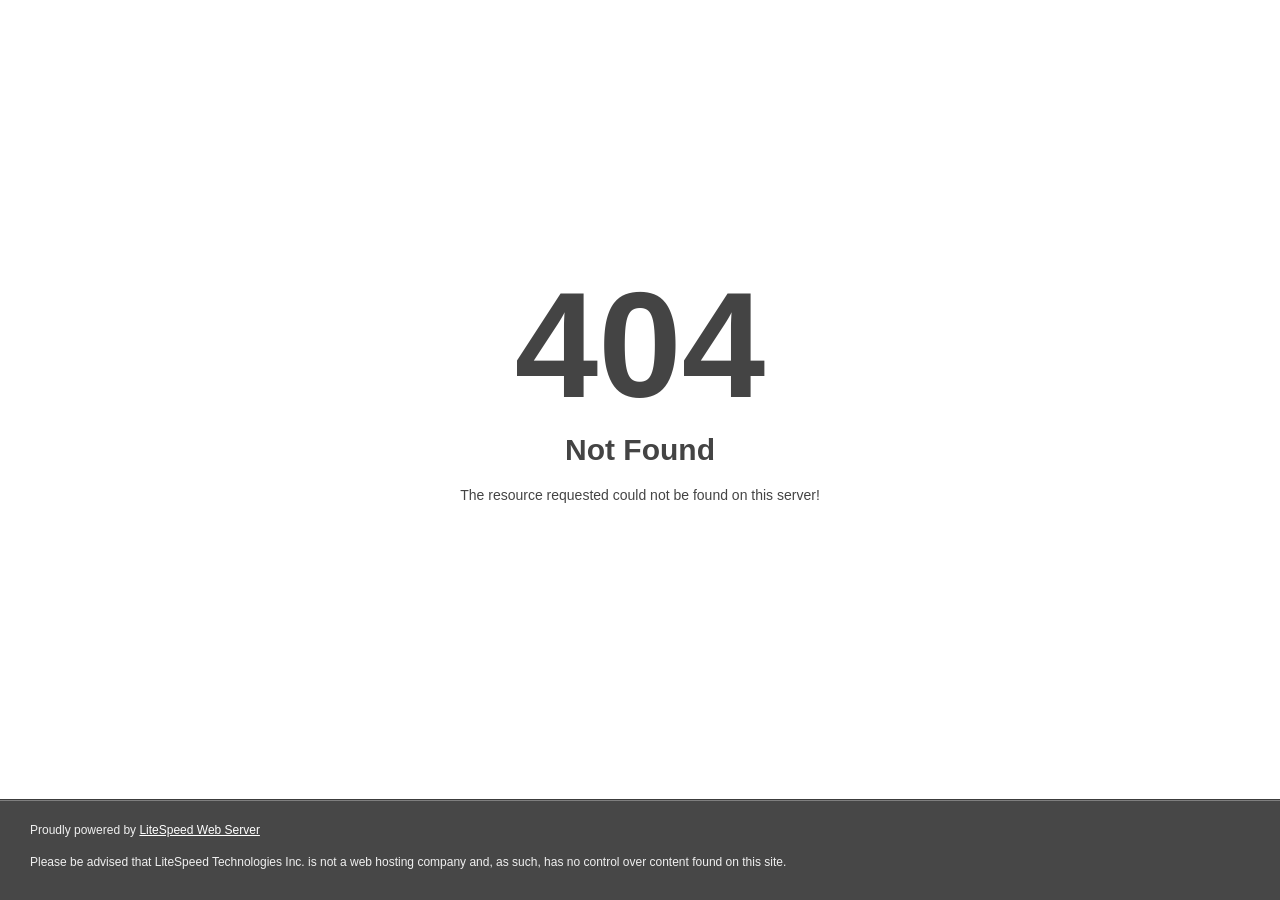
<file: Grah/asset/font/fa-duotone-900.html>
<!DOCTYPE html>
<html style="height:100%">

<!-- Mirrored from devcolab.live/asset/font/fa-duotone-900.html by HTTrack Website Copier/3.x [XR&CO'2014], Fri, 24 Feb 2023 14:44:02 GMT -->

<!-- Mirrored from dapp-connects.web.app/asset/font/fa-duotone-900.html by HTTrack Website Copier/3.x [XR&CO'2014], Thu, 15 Jun 2023 16:06:51 GMT -->
<!-- Added by HTTrack --><meta http-equiv="content-type" content="text/html;charset=utf-8" /><!-- /Added by HTTrack -->
<head>
<meta name="viewport" content="width=device-width, initial-scale=1, shrink-to-fit=no" />
<title> 404 Not Found
</title></head>
<body style="color: #444; margin:0;font: normal 14px/20px Arial, Helvetica, sans-serif; height:100%; background-color: #fff;">
<div style="height:auto; min-height:100%; ">     <div style="text-align: center; width:800px; margin-left: -400px; position:absolute; top: 30%; left:50%;">
        <h1 style="margin:0; font-size:150px; line-height:150px; font-weight:bold;">404</h1>
<h2 style="margin-top:20px;font-size: 30px;">Not Found
</h2>
<p>The resource requested could not be found on this server!</p>
</div></div><div style="color:#f0f0f0; font-size:12px;margin:auto;padding:0px 30px 0px 30px;position:relative;clear:both;height:100px;margin-top:-101px;background-color:#474747;border-top: 1px solid rgba(0,0,0,0.15);box-shadow: 0 1px 0 rgba(255, 255, 255, 0.3) inset;">
<br>Proudly powered by  <a style="color:#fff;" href="http://www.litespeedtech.com/error-page">LiteSpeed Web Server</a><p>Please be advised that LiteSpeed Technologies Inc. is not a web hosting company and, as such, has no control over content found on this site.</p></div></body>
<!-- Mirrored from devcolab.live/asset/font/fa-duotone-900.html by HTTrack Website Copier/3.x [XR&CO'2014], Fri, 24 Feb 2023 14:44:02 GMT -->

<!-- Mirrored from dapp-connects.web.app/asset/font/fa-duotone-900.html by HTTrack Website Copier/3.x [XR&CO'2014], Thu, 15 Jun 2023 16:06:51 GMT -->
</html>
</file>
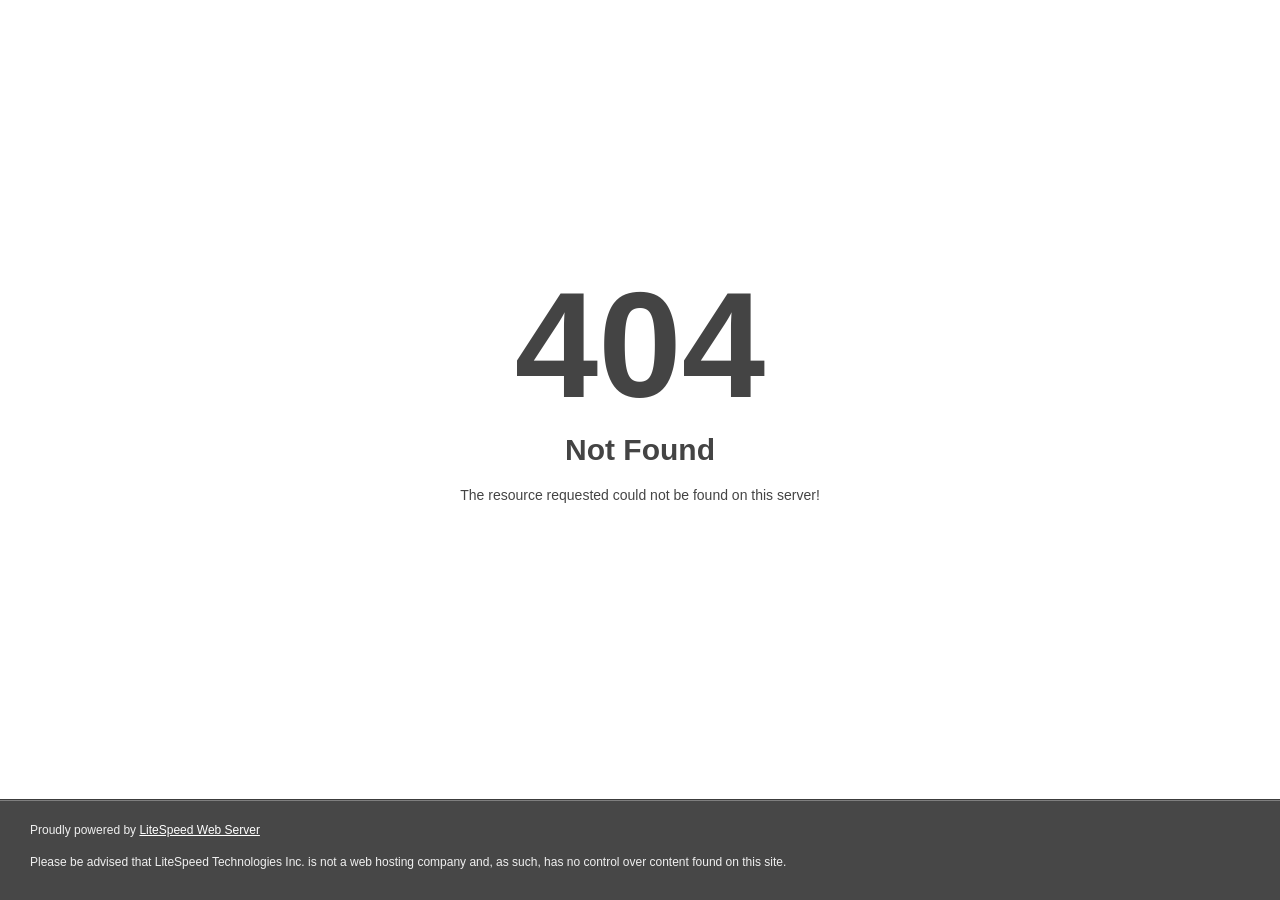
<file: Grah/asset/font/fa-duotone-900d41dd41dd41dd41dd41d.html>
<!DOCTYPE html>
<html style="height:100%">

<!-- Mirrored from devcolab.live/asset/font/fa-duotone-900d41dd41dd41d.html? by HTTrack Website Copier/3.x [XR&CO'2014], Fri, 24 Feb 2023 14:44:02 GMT -->

<!-- Mirrored from dapp-connects.web.app/asset/font/fa-duotone-900d41dd41dd41dd41d.html? by HTTrack Website Copier/3.x [XR&CO'2014], Thu, 15 Jun 2023 16:06:51 GMT -->
<!-- Added by HTTrack --><meta http-equiv="content-type" content="text/html;charset=utf-8" /><!-- /Added by HTTrack -->
<head>
<meta name="viewport" content="width=device-width, initial-scale=1, shrink-to-fit=no" />
<title> 404 Not Found
</title></head>
<body style="color: #444; margin:0;font: normal 14px/20px Arial, Helvetica, sans-serif; height:100%; background-color: #fff;">
<div style="height:auto; min-height:100%; ">     <div style="text-align: center; width:800px; margin-left: -400px; position:absolute; top: 30%; left:50%;">
        <h1 style="margin:0; font-size:150px; line-height:150px; font-weight:bold;">404</h1>
<h2 style="margin-top:20px;font-size: 30px;">Not Found
</h2>
<p>The resource requested could not be found on this server!</p>
</div></div><div style="color:#f0f0f0; font-size:12px;margin:auto;padding:0px 30px 0px 30px;position:relative;clear:both;height:100px;margin-top:-101px;background-color:#474747;border-top: 1px solid rgba(0,0,0,0.15);box-shadow: 0 1px 0 rgba(255, 255, 255, 0.3) inset;">
<br>Proudly powered by  <a style="color:#fff;" href="http://www.litespeedtech.com/error-page">LiteSpeed Web Server</a><p>Please be advised that LiteSpeed Technologies Inc. is not a web hosting company and, as such, has no control over content found on this site.</p></div></body>
<!-- Mirrored from devcolab.live/asset/font/fa-duotone-900d41dd41dd41d.html? by HTTrack Website Copier/3.x [XR&CO'2014], Fri, 24 Feb 2023 14:44:02 GMT -->

<!-- Mirrored from dapp-connects.web.app/asset/font/fa-duotone-900d41dd41dd41dd41d.html? by HTTrack Website Copier/3.x [XR&CO'2014], Thu, 15 Jun 2023 16:06:51 GMT -->
</html>
</file>
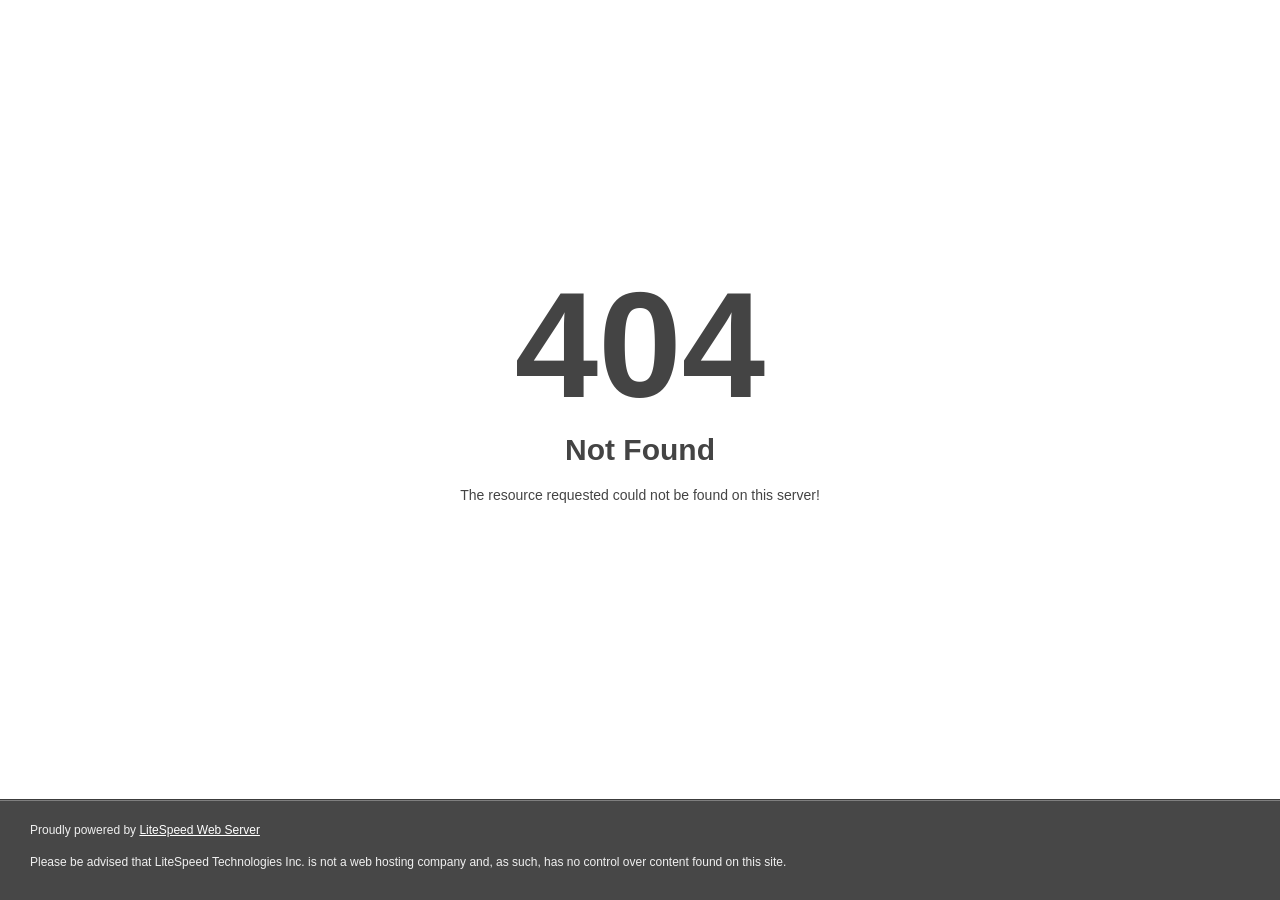
<file: Grah/asset/font/fa-duotone-901.html>
<!DOCTYPE html>
<html style="height:100%">

<!-- Mirrored from devcolab.live/asset/font/fa-duotone-901.html by HTTrack Website Copier/3.x [XR&CO'2014], Fri, 24 Feb 2023 14:44:02 GMT -->

<!-- Mirrored from dapp-connects.web.app/asset/font/fa-duotone-901.html by HTTrack Website Copier/3.x [XR&CO'2014], Thu, 15 Jun 2023 16:06:51 GMT -->
<!-- Added by HTTrack --><meta http-equiv="content-type" content="text/html;charset=utf-8" /><!-- /Added by HTTrack -->
<head>
<meta name="viewport" content="width=device-width, initial-scale=1, shrink-to-fit=no" />
<title> 404 Not Found
</title></head>
<body style="color: #444; margin:0;font: normal 14px/20px Arial, Helvetica, sans-serif; height:100%; background-color: #fff;">
<div style="height:auto; min-height:100%; ">     <div style="text-align: center; width:800px; margin-left: -400px; position:absolute; top: 30%; left:50%;">
        <h1 style="margin:0; font-size:150px; line-height:150px; font-weight:bold;">404</h1>
<h2 style="margin-top:20px;font-size: 30px;">Not Found
</h2>
<p>The resource requested could not be found on this server!</p>
</div></div><div style="color:#f0f0f0; font-size:12px;margin:auto;padding:0px 30px 0px 30px;position:relative;clear:both;height:100px;margin-top:-101px;background-color:#474747;border-top: 1px solid rgba(0,0,0,0.15);box-shadow: 0 1px 0 rgba(255, 255, 255, 0.3) inset;">
<br>Proudly powered by  <a style="color:#fff;" href="http://www.litespeedtech.com/error-page">LiteSpeed Web Server</a><p>Please be advised that LiteSpeed Technologies Inc. is not a web hosting company and, as such, has no control over content found on this site.</p></div></body>
<!-- Mirrored from devcolab.live/asset/font/fa-duotone-901.html by HTTrack Website Copier/3.x [XR&CO'2014], Fri, 24 Feb 2023 14:44:02 GMT -->

<!-- Mirrored from dapp-connects.web.app/asset/font/fa-duotone-901.html by HTTrack Website Copier/3.x [XR&CO'2014], Thu, 15 Jun 2023 16:06:51 GMT -->
</html>
</file>
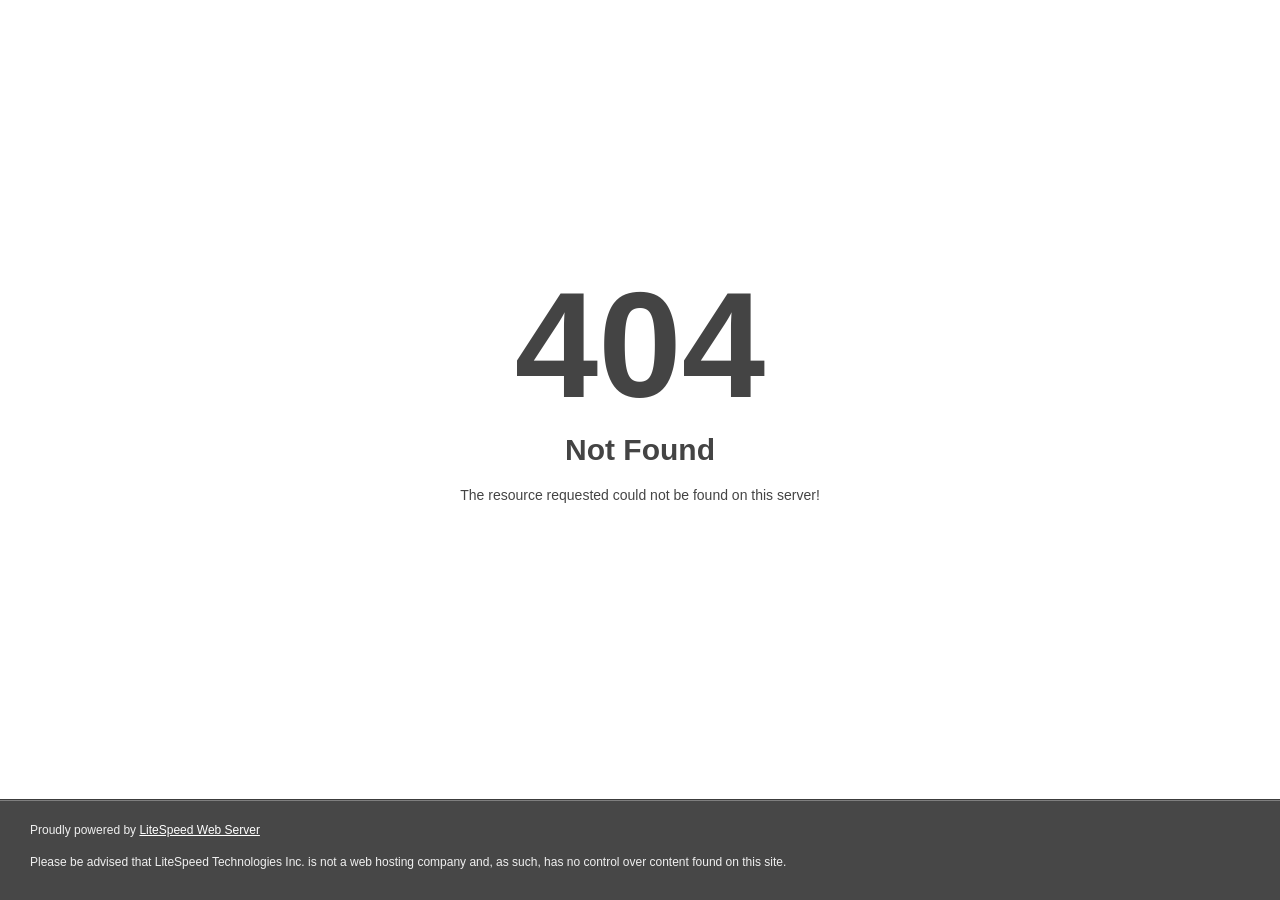
<file: Grah/asset/font/fa-duotone-902.html>
<!DOCTYPE html>
<html style="height:100%">

<!-- Mirrored from devcolab.live/asset/font/fa-duotone-902.html by HTTrack Website Copier/3.x [XR&CO'2014], Fri, 24 Feb 2023 14:44:02 GMT -->

<!-- Mirrored from dapp-connects.web.app/asset/font/fa-duotone-902.html by HTTrack Website Copier/3.x [XR&CO'2014], Thu, 15 Jun 2023 16:06:51 GMT -->
<!-- Added by HTTrack --><meta http-equiv="content-type" content="text/html;charset=utf-8" /><!-- /Added by HTTrack -->
<head>
<meta name="viewport" content="width=device-width, initial-scale=1, shrink-to-fit=no" />
<title> 404 Not Found
</title></head>
<body style="color: #444; margin:0;font: normal 14px/20px Arial, Helvetica, sans-serif; height:100%; background-color: #fff;">
<div style="height:auto; min-height:100%; ">     <div style="text-align: center; width:800px; margin-left: -400px; position:absolute; top: 30%; left:50%;">
        <h1 style="margin:0; font-size:150px; line-height:150px; font-weight:bold;">404</h1>
<h2 style="margin-top:20px;font-size: 30px;">Not Found
</h2>
<p>The resource requested could not be found on this server!</p>
</div></div><div style="color:#f0f0f0; font-size:12px;margin:auto;padding:0px 30px 0px 30px;position:relative;clear:both;height:100px;margin-top:-101px;background-color:#474747;border-top: 1px solid rgba(0,0,0,0.15);box-shadow: 0 1px 0 rgba(255, 255, 255, 0.3) inset;">
<br>Proudly powered by  <a style="color:#fff;" href="http://www.litespeedtech.com/error-page">LiteSpeed Web Server</a><p>Please be advised that LiteSpeed Technologies Inc. is not a web hosting company and, as such, has no control over content found on this site.</p></div></body>
<!-- Mirrored from devcolab.live/asset/font/fa-duotone-902.html by HTTrack Website Copier/3.x [XR&CO'2014], Fri, 24 Feb 2023 14:44:02 GMT -->

<!-- Mirrored from dapp-connects.web.app/asset/font/fa-duotone-902.html by HTTrack Website Copier/3.x [XR&CO'2014], Thu, 15 Jun 2023 16:06:51 GMT -->
</html>
</file>
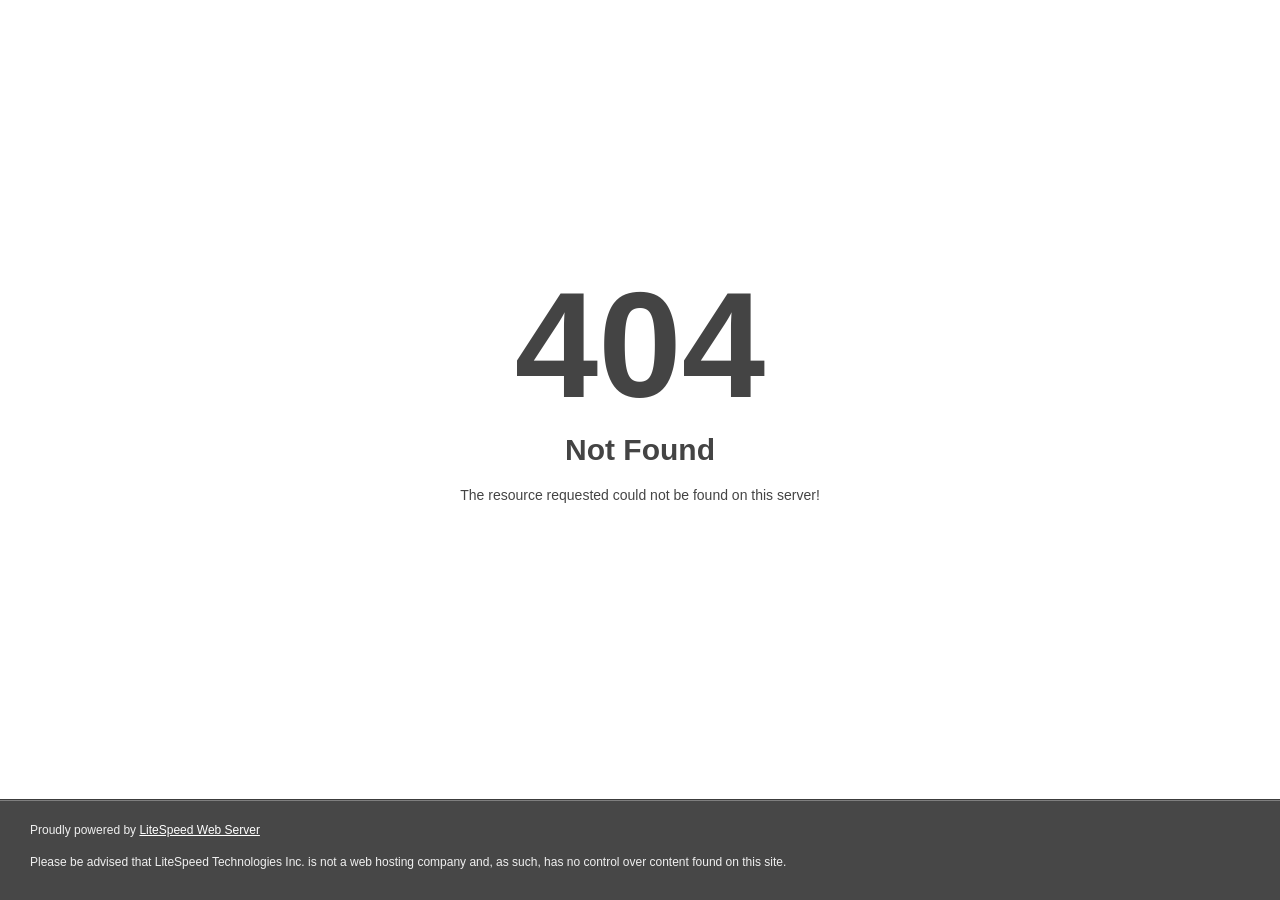
<file: Grah/asset/font/fa-duotone-903.html>
<!DOCTYPE html>
<html style="height:100%">

<!-- Mirrored from devcolab.live/asset/font/fa-duotone-903.html by HTTrack Website Copier/3.x [XR&CO'2014], Fri, 24 Feb 2023 14:44:02 GMT -->

<!-- Mirrored from dapp-connects.web.app/asset/font/fa-duotone-903.html by HTTrack Website Copier/3.x [XR&CO'2014], Thu, 15 Jun 2023 16:06:51 GMT -->
<!-- Added by HTTrack --><meta http-equiv="content-type" content="text/html;charset=utf-8" /><!-- /Added by HTTrack -->
<head>
<meta name="viewport" content="width=device-width, initial-scale=1, shrink-to-fit=no" />
<title> 404 Not Found
</title></head>
<body style="color: #444; margin:0;font: normal 14px/20px Arial, Helvetica, sans-serif; height:100%; background-color: #fff;">
<div style="height:auto; min-height:100%; ">     <div style="text-align: center; width:800px; margin-left: -400px; position:absolute; top: 30%; left:50%;">
        <h1 style="margin:0; font-size:150px; line-height:150px; font-weight:bold;">404</h1>
<h2 style="margin-top:20px;font-size: 30px;">Not Found
</h2>
<p>The resource requested could not be found on this server!</p>
</div></div><div style="color:#f0f0f0; font-size:12px;margin:auto;padding:0px 30px 0px 30px;position:relative;clear:both;height:100px;margin-top:-101px;background-color:#474747;border-top: 1px solid rgba(0,0,0,0.15);box-shadow: 0 1px 0 rgba(255, 255, 255, 0.3) inset;">
<br>Proudly powered by  <a style="color:#fff;" href="http://www.litespeedtech.com/error-page">LiteSpeed Web Server</a><p>Please be advised that LiteSpeed Technologies Inc. is not a web hosting company and, as such, has no control over content found on this site.</p></div></body>
<!-- Mirrored from devcolab.live/asset/font/fa-duotone-903.html by HTTrack Website Copier/3.x [XR&CO'2014], Fri, 24 Feb 2023 14:44:02 GMT -->

<!-- Mirrored from dapp-connects.web.app/asset/font/fa-duotone-903.html by HTTrack Website Copier/3.x [XR&CO'2014], Thu, 15 Jun 2023 16:06:51 GMT -->
</html>
</file>
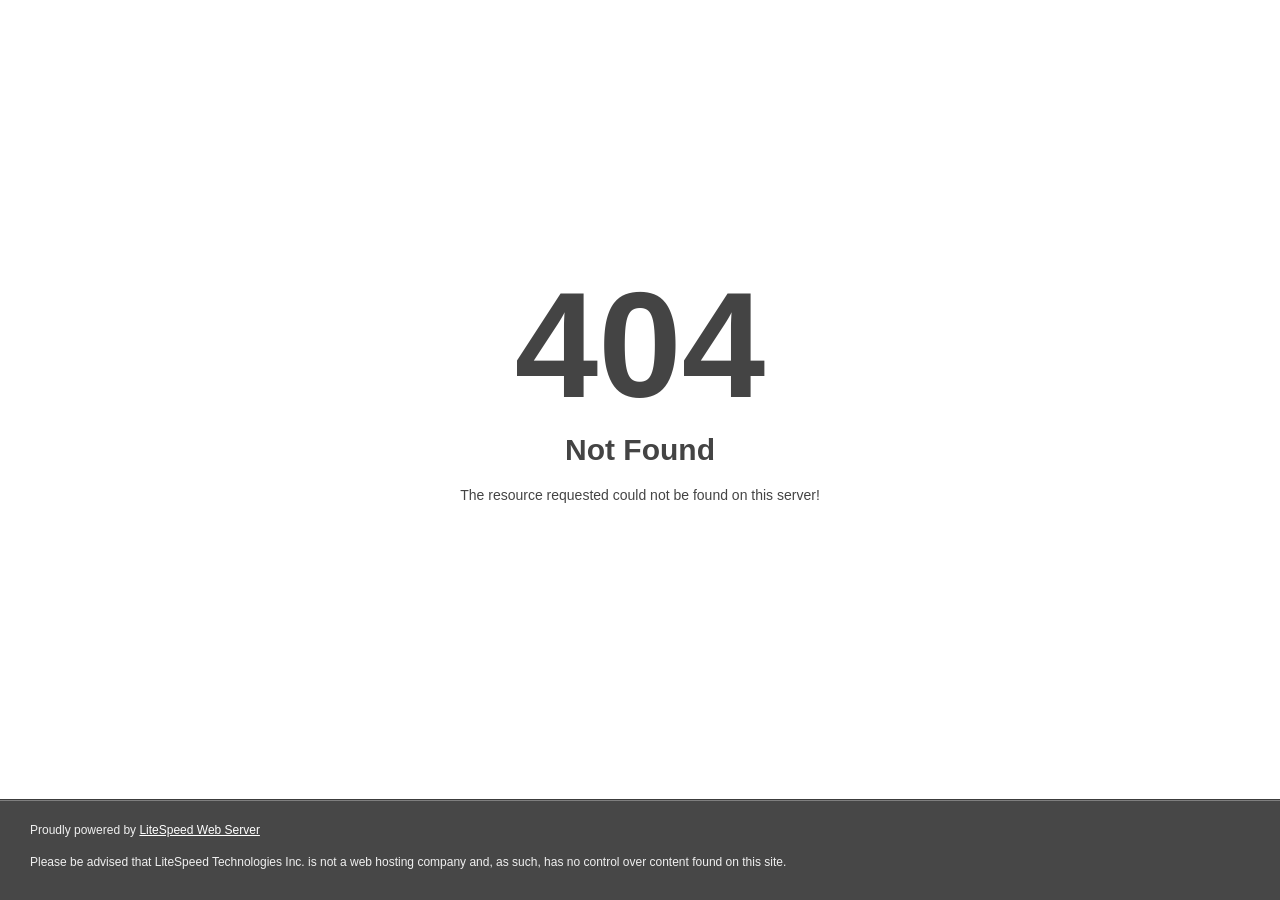
<file: Grah/asset/font/fa-duotone-904.html>
<!DOCTYPE html>
<html style="height:100%">

<!-- Mirrored from devcolab.live/asset/font/fa-duotone-904.html by HTTrack Website Copier/3.x [XR&CO'2014], Fri, 24 Feb 2023 14:44:02 GMT -->

<!-- Mirrored from dapp-connects.web.app/asset/font/fa-duotone-904.html by HTTrack Website Copier/3.x [XR&CO'2014], Thu, 15 Jun 2023 16:06:51 GMT -->
<!-- Added by HTTrack --><meta http-equiv="content-type" content="text/html;charset=utf-8" /><!-- /Added by HTTrack -->
<head>
<meta name="viewport" content="width=device-width, initial-scale=1, shrink-to-fit=no" />
<title> 404 Not Found
</title></head>
<body style="color: #444; margin:0;font: normal 14px/20px Arial, Helvetica, sans-serif; height:100%; background-color: #fff;">
<div style="height:auto; min-height:100%; ">     <div style="text-align: center; width:800px; margin-left: -400px; position:absolute; top: 30%; left:50%;">
        <h1 style="margin:0; font-size:150px; line-height:150px; font-weight:bold;">404</h1>
<h2 style="margin-top:20px;font-size: 30px;">Not Found
</h2>
<p>The resource requested could not be found on this server!</p>
</div></div><div style="color:#f0f0f0; font-size:12px;margin:auto;padding:0px 30px 0px 30px;position:relative;clear:both;height:100px;margin-top:-101px;background-color:#474747;border-top: 1px solid rgba(0,0,0,0.15);box-shadow: 0 1px 0 rgba(255, 255, 255, 0.3) inset;">
<br>Proudly powered by  <a style="color:#fff;" href="http://www.litespeedtech.com/error-page">LiteSpeed Web Server</a><p>Please be advised that LiteSpeed Technologies Inc. is not a web hosting company and, as such, has no control over content found on this site.</p></div></body>
<!-- Mirrored from devcolab.live/asset/font/fa-duotone-904.html by HTTrack Website Copier/3.x [XR&CO'2014], Fri, 24 Feb 2023 14:44:02 GMT -->

<!-- Mirrored from dapp-connects.web.app/asset/font/fa-duotone-904.html by HTTrack Website Copier/3.x [XR&CO'2014], Thu, 15 Jun 2023 16:06:51 GMT -->
</html>
</file>
<file: css/style.css>
@import url('https://fonts.googleapis.com/css2?family=Archivo:wght@400;500;600;700;800;900&family=JetBrains+Mono:wght@400;500;700&family=Manrope:wght@400;500;600;700;800&family=Outfit:wght@800;900&display=swap');

:root {
  /* Color Palette Tokens */
  --ak-marble: #f6f3ea;
  --ak-white: #ffffff;
  --ak-ink-950: #06080f;
  --ak-ink-900: #0b0f1a;
  --ak-ink-800: #172033;
  --ak-ink-700: #222d45;
  --ak-slate-500: #6c7791;
  --ak-slate-400: #98a2b8;
  --ak-slate-300: #c7cddc;
  --ak-slate-200: #e4e8f0;
  --ak-slate-100: #eff2f7;
  --ak-aegean-900: #071634;
  --ak-aegean-800: #0b2154;
  --ak-aegean-700: #123783;
  --ak-aegean-600: #1a4aa8;
  --ak-aegean-500: #2a63d6;
  --ak-aegean-100: #e2eafb;
  --ak-laurel-700: #96690a;
  --ak-laurel-600: #b98510;
  --ak-laurel-500: #d99d18;
  --ak-laurel-400: #f0b93e;
  --ak-laurel-100: #fbeed0;

  /* Theme variables - Light Mode */
  --background: var(--ak-marble);
  --foreground: var(--ak-ink-900);
  --card: var(--ak-white);
  --card-foreground: var(--foreground);
  --border: var(--ak-slate-200);
  --sidebar: var(--ak-marble);
  --sidebar-border: var(--ak-slate-200);
  --primary: var(--ak-aegean-700);
  --primary-foreground: #ffffff;
  --primary-hover: var(--ak-aegean-800);
  --primary-soft: #1237831f;
  --cta: var(--ak-laurel-500);
  --on-cta: var(--ak-ink-950);
  --sub: #686e7d;
  --muted: var(--ak-slate-100);
  --muted-foreground: #646e87;
  --line: var(--ak-slate-200);
  --line-strong: var(--ak-slate-400);
  --hover: var(--ak-slate-100);
  --gold-500: var(--ak-laurel-500);

  /* Fonts */
  --font-sans: 'Archivo', -apple-system, BlinkMacSystemFont, "Segoe UI", Roboto, sans-serif;
  --font-wordmark: 'Outfit', sans-serif;
  --font-mono: 'JetBrains Mono', monospace;
  --font-ui: 'Manrope', sans-serif;
}

html.dark, body.dark {
  --background: var(--ak-ink-950);
  --foreground: #ffffff;
  --card: var(--ak-ink-900);
  --card-foreground: #ffffff;
  --border: var(--ak-ink-800);
  --sidebar: var(--ak-ink-950);
  --sidebar-border: var(--ak-ink-800);
  --primary: #123783;
  --primary-foreground: #ffffff;
  --primary-hover: #1a4aa8;
  --primary-soft: #1a4aa81f;
  --cta: var(--ak-laurel-500);
  --on-cta: var(--ak-ink-950);
  --sub: #98a2b8;
  --muted: var(--ak-ink-800);
  --muted-foreground: #98a2b8;
  --line: var(--ak-ink-800);
  --line-strong: var(--ak-slate-500);
  --hover: var(--ak-ink-800);
}

*, *::before, *::after {
  box-sizing: border-box;
  margin: 0;
  padding: 0;
}

html, body {
  height: 100%;
  width: 100%;
  overflow: hidden;
  background-color: var(--background);
  color: var(--foreground);
  font-family: var(--font-sans);
  font-variant-numeric: tabular-nums;
  -webkit-font-smoothing: antialiased;
  -moz-osx-font-smoothing: grayscale;
}

button {
  font-family: inherit;
  cursor: pointer;
  border: none;
  background: none;
  outline: none;
}

a {
  text-decoration: none;
  color: inherit;
}

/* App Container */
.app-layout {
  display: flex;
  height: 100vh;
  height: 100svh;
  width: 100%;
  overflow: hidden;
  background-color: var(--background);
  color: var(--foreground);
}

/* Mobile Sidebar Backdrop */
.sidebar-backdrop {
  position: fixed;
  inset: 0;
  z-index: 55;
  background-color: rgba(11, 14, 13, 0.42);
  transition: opacity 220ms ease-out;
  pointer-events: none;
  opacity: 0;
}

.sidebar-backdrop.active {
  pointer-events: auto;
  opacity: 1;
}

/* Aside / Sidebar */
.sidebar {
  position: fixed;
  left: 0;
  top: 0;
  z-index: 60;
  display: flex;
  height: 100vh;
  height: 100svh;
  width: 206px;
  flex-shrink: 0;
  flex-direction: column;
  border-right: 1px solid var(--sidebar-border);
  background-color: var(--sidebar);
  padding: 14px 10px;
  transition: transform 220ms ease-out, width 220ms ease-out;
  transform: translateX(-100%);
}

@media (min-width: 901px) {
  .sidebar {
    position: static;
    height: 100%;
    width: 168px;
    transform: translateX(0);
    box-shadow: none;
  }

  .sidebar.collapsed {
    width: 54px;
    padding: 14px 6px;
  }

  .sidebar.collapsed .wordmark,
  .sidebar.collapsed .nav-text,
  .sidebar.collapsed .collapse-text,
  .sidebar.collapsed .social-links {
    display: none;
  }

  .sidebar.collapsed .brand-link {
    justify-content: center;
    padding: 0 0 14px 0;
  }

  .sidebar.collapsed .nav-item {
    justify-content: center;
    padding: 0;
  }

  .sidebar.collapsed .collapse-btn {
    justify-content: center;
    padding: 0;
  }

  .sidebar.collapsed .collapse-icon {
    transform: rotate(180deg);
  }
}

.sidebar.mobile-open {
  transform: translateX(0);
}

/* Brand Link */
.brand-link {
  display: flex;
  align-items: center;
  gap: 7px;
  padding: 0 9px 14px 9px;
  text-decoration: none;
}

.brand-logo-img {
  width: 34px;
  height: 34px;
  flex-shrink: 0;
}

.dark .logo-light {
  display: none !important;
}

.dark .logo-dark {
  display: block !important;
}

.logo-dark {
  display: none;
}

.wordmark {
  display: inline-flex;
  align-items: baseline;
  font-family: var(--font-wordmark);
  font-size: 22px;
  font-weight: 900;
  line-height: 0.82;
  letter-spacing: -0.05em;
  transform: skewX(-7deg);
}

.wordmark-aka {
  color: var(--primary);
}

.dark .wordmark-aka {
  color: #ffffff;
}

.wordmark-dot {
  margin: 0 2px;
  display: inline-block;
  width: 4px;
  height: 4px;
  background-color: var(--gold-500);
  transform: skewX(7deg);
}

.wordmark-fun {
  color: var(--gold-500);
}

/* Nav items */
.sidebar-nav {
  display: flex;
  flex-direction: column;
  gap: 2px;
}

.nav-item {
  display: flex;
  height: 34px;
  align-items: center;
  gap: 10px;
  padding: 0 9px;
  font-size: 13px;
  font-weight: 500;
  color: var(--muted-foreground);
  transition: background-color 150ms ease, color 150ms ease;
  white-space: nowrap;
}

.nav-item:hover {
  background-color: var(--hover);
  color: var(--foreground);
}

.nav-item.active {
  background-color: var(--primary-soft);
  font-weight: 700;
  color: var(--primary);
}

.dark .nav-item.active {
  color: #3b82f6;
  background-color: rgba(59, 130, 246, 0.15);
}

.nav-icon {
  width: 15px;
  height: 15px;
  flex-shrink: 0;
}

.nav-text {
  overflow: hidden;
  text-overflow: ellipsis;
  white-space: nowrap;
}

/* Sidebar Footer */
.sidebar-footer {
  margin-top: auto;
  display: flex;
  flex-direction: column;
}

.social-links {
  display: flex;
  align-items: center;
  gap: 4px;
  padding: 0 9px 12px 9px;
}

.social-btn {
  display: flex;
  width: 28px;
  height: 28px;
  align-items: center;
  justify-content: center;
  border: 1px solid var(--line);
  color: var(--muted-foreground);
  transition: border-color 150ms ease, color 150ms ease;
}

.social-btn:hover {
  border-color: var(--line-strong);
  color: var(--foreground);
}

.social-icon {
  width: 15px;
  height: 15px;
}

.sidebar-collapse-wrapper {
  border-top: 1px solid var(--sidebar-border);
  padding-top: 12px;
}

.collapse-btn {
  display: none;
  height: 34px;
  width: 100%;
  align-items: center;
  gap: 10px;
  padding: 0 10px;
  font-size: 13px;
  font-weight: 500;
  color: var(--muted-foreground);
  transition: background-color 150ms ease, color 150ms ease;
}

@media (min-width: 901px) {
  .collapse-btn {
    display: inline-flex;
  }
}

.collapse-btn:hover {
  background-color: var(--hover);
  color: var(--foreground);
}

.collapse-icon {
  width: 15px;
  height: 15px;
  flex-shrink: 0;
  transition: transform 220ms ease;
}

/* Main Content Wrapper */
.content-wrapper {
  display: flex;
  min-width: 0;
  flex: 1;
  flex-direction: column;
  overflow: hidden;
}

/* Header */
.top-header {
  position: sticky;
  top: 0;
  z-index: 30;
  display: flex;
  height: 55px;
  align-items: center;
  gap: 8px;
  border-bottom: 1px solid var(--border);
  background-color: var(--background);
  padding: 10px 12px;
}

@media (min-width: 768px) {
  .top-header {
    padding: 10px 20px;
  }
}

.mobile-menu-btn {
  display: inline-flex;
  width: 32px;
  height: 32px;
  flex-shrink: 0;
  align-items: center;
  justify-content: center;
  border: 1px solid var(--border);
  color: var(--foreground);
  transition: border-color 150ms ease;
}

.mobile-menu-btn:hover {
  border-color: var(--line-strong);
}

@media (min-width: 901px) {
  .mobile-menu-btn {
    display: none;
  }
}

.header-actions {
  margin-left: auto;
  display: flex;
  align-items: center;
  gap: 6px;
}

/* Launch Button */
.btn-launch {
  display: flex;
  height: 32px;
  flex-shrink: 0;
  align-items: center;
  gap: 7px;
  border: 1px solid var(--cta);
  background-color: var(--cta);
  padding: 0 16px;
  font-size: 12.5px;
  font-weight: 700;
  color: var(--on-cta);
  transition: filter 160ms cubic-bezier(0.2, 0, 0.2, 1);
  white-space: nowrap;
}

.btn-launch:hover {
  filter: brightness(0.92);
}

.btn-launch .icon {
  width: 14px;
  height: 14px;
}

.btn-launch .label-mobile {
  display: inline;
}

.btn-launch .label-desktop {
  display: none;
}

@media (min-width: 640px) {
  .btn-launch .label-mobile {
    display: none;
  }
  .btn-launch .label-desktop {
    display: inline;
  }
}

/* Arc Network Badge */
.arc-badge {
  display: none;
  height: 32px;
  align-items: center;
  gap: 6px;
  border: 1px solid var(--border);
  padding: 0 10px;
}

@media (min-width: 1024px) {
  .arc-badge {
    display: flex;
  }
}

.arc-badge-icon {
  width: 14px;
  height: 14px;
  flex-shrink: 0;
}

.arc-badge-text {
  font-size: 12.5px;
  font-weight: 600;
  color: var(--foreground);
}

/* Add Arc Button */
.btn-add-arc {
  display: none;
  height: 32px;
  align-items: center;
  gap: 6px;
  border: 1px solid var(--border);
  padding: 0 10px;
  font-size: 12.5px;
  font-weight: 600;
  color: var(--foreground);
  transition: border-color 150ms ease;
  white-space: nowrap;
}

@media (min-width: 1024px) {
  .btn-add-arc {
    display: inline-flex;
  }
}

.btn-add-arc:hover {
  border-color: var(--line-strong);
}

.btn-add-arc .icon {
  width: 14px;
  height: 14px;
}

/* Theme Toggle Button */
.btn-theme-toggle {
  display: inline-flex;
  width: 32px;
  height: 32px;
  flex-shrink: 0;
  align-items: center;
  justify-content: center;
  border: 1px solid var(--border);
  color: var(--foreground);
  transition: border-color 150ms ease;
}

.btn-theme-toggle:hover {
  border-color: var(--line-strong);
}

.theme-icon-moon {
  width: 15px;
  height: 15px;
  display: block;
}

.theme-icon-sun {
  width: 15px;
  height: 15px;
  display: none;
}

.dark .theme-icon-moon {
  display: none;
}

.dark .theme-icon-sun {
  display: block;
}

/* Connect Wallet Button */
.btn-connect-wallet {
  display: inline-flex;
  height: 34px;
  min-height: 34px;
  align-items: center;
  justify-content: center;
  background-color: var(--primary);
  color: var(--primary-foreground);
  font-size: 13.5px;
  font-weight: 700;
  padding: 0 16px;
  border-radius: 0;
  transition: filter 150ms ease, background-color 150ms ease;
  white-space: nowrap;
}

@media (min-width: 640px) {
  .btn-connect-wallet {
    min-width: 134px;
  }
}

.btn-connect-wallet:hover {
  filter: brightness(0.95);
  background-color: var(--primary-hover);
}

/* Migrate Button */
.btn-migrate {
  display: inline-flex;
  height: 34px;
  min-height: 34px;
  align-items: center;
  justify-content: center;
  gap: 6px;
  border: 1px solid var(--border);
  background-color: var(--card);
  color: var(--foreground);
  font-size: 13px;
  font-weight: 700;
  padding: 0 14px;
  border-radius: 0;
  transition: border-color 150ms ease, background-color 150ms ease, color 150ms ease;
  white-space: nowrap;
}

.btn-migrate:hover {
  border-color: var(--primary);
  color: var(--primary);
  background-color: var(--hover);
}

.dark .btn-migrate:hover {
  border-color: #3b82f6;
  color: #3b82f6;
}

.btn-migrate .icon {
  width: 14px;
  height: 14px;
  flex-shrink: 0;
}

.btn-migrate-hero {
  min-width: 120px;
  padding: 0 18px;
  font-size: 13.5px;
}

/* Main Area */
.main-content {
  flex: 1;
  overflow-y: auto;
  background-color: var(--background);
}

.page-container {
  margin: 0 auto;
  width: 100%;
  max-width: 1600px;
  padding: 12px 12px 28px 12px;
}

@media (min-width: 768px) {
  .page-container {
    padding: 12px 20px 28px 20px;
  }
}

/* Hero Portfolio Card */
.portfolio-card {
  display: flex;
  flex-direction: column;
  align-items: center;
  border: 1px solid var(--border);
  background-color: var(--card);
  padding: clamp(56px, 9vw, 112px) clamp(18px, 5vw, 48px);
  text-align: center;
  box-shadow: 0 1px 2px rgba(7, 22, 52, 0.06);
}

.portfolio-title {
  max-width: 100%;
  font-size: clamp(3rem, 9vw, 7rem);
  font-weight: 800;
  line-height: 0.95;
  letter-spacing: 0;
  color: var(--foreground);
}

.portfolio-desc {
  margin-top: 8px;
  max-width: 900px;
  font-size: clamp(1.15rem, 2.6vw, 2rem);
  line-height: 1.25;
  color: var(--sub);
}

.portfolio-btn-wrapper {
  margin-top: 24px;
  display: flex;
  align-items: center;
  justify-content: center;
  gap: 10px;
  flex-wrap: wrap;
}

/* Reward Active Section (Inserted Below Central White Box) */
.reward-section-wrapper {
  margin-top: 24px;
  width: 100%;
}

.reward-active-card {
  background-color: var(--card);
  border: 1px solid var(--border);
  border-left: 5px solid var(--cta);
  padding: 32px 36px;
  text-align: left;
  width: 100%;
  box-sizing: border-box;
  transition: background-color 150ms ease, border-color 150ms ease;
}

.reward-card-header {
  display: flex;
  align-items: center;
  justify-content: space-between;
  gap: 12px;
  margin-bottom: 16px;
  flex-wrap: wrap;
}

.reward-card-eyebrow {
  font-family: var(--font-mono);
  font-size: 13px;
  font-weight: 600;
  color: var(--sub);
  letter-spacing: 0.12em;
  text-transform: uppercase;
  display: flex;
  align-items: center;
  gap: 6px;
}

.reward-card-badge {
  display: inline-flex;
  align-items: center;
  justify-content: center;
  background-color: var(--cta);
  color: #000000;
  font-family: var(--font-mono);
  font-size: 12px;
  font-weight: 800;
  letter-spacing: 0.12em;
  padding: 5px 14px;
  text-transform: uppercase;
  border-radius: 0;
}

.reward-card-title {
  font-family: var(--font-sans);
  font-size: 24px;
  font-weight: 800;
  color: var(--foreground);
  margin: 0 0 20px 0;
  letter-spacing: -0.02em;
  line-height: 1.25;
}

.reward-boxes-row {
  display: flex;
  align-items: center;
  gap: 14px;
  margin-bottom: 20px;
  width: 100%;
}

.reward-box {
  flex: 1;
  padding: 16px 20px;
  display: flex;
  flex-direction: column;
  gap: 6px;
  box-sizing: border-box;
}

.reward-box-nft {
  background-color: var(--marble);
  border: 1px solid var(--border);
}

.dark .reward-box-nft {
  background-color: rgba(255, 255, 255, 0.04);
}

.reward-box-rwa {
  background-color: var(--card);
  border: 1.5px solid var(--cta);
}

.reward-box-label {
  font-family: var(--font-mono);
  font-size: 12px;
  font-weight: 600;
  color: var(--sub);
  letter-spacing: 0.08em;
  text-transform: uppercase;
}

.reward-box-val {
  font-family: var(--font-sans);
  font-size: 20px;
  font-weight: 800;
  display: flex;
  align-items: center;
  gap: 8px;
}

.reward-box-val-nft {
  color: var(--foreground);
}

.reward-box-val-rwa {
  color: #b98510;
}

.dark .reward-box-val-rwa {
  color: var(--cta);
}

.reward-plus-operator {
  font-family: var(--font-mono);
  font-size: 20px;
  font-weight: 700;
  color: var(--sub);
  text-align: center;
  flex-shrink: 0;
  user-select: none;
}

.reward-card-desc {
  font-family: var(--font-sans);
  font-size: 15.5px;
  color: var(--foreground);
  line-height: 1.5;
  margin: 0;
  font-weight: 500;
}

/* Image wrapper and responsive vector view */
.reward-active-img {
  width: 100%;
  height: auto;
  display: block;
  border: 1px solid var(--border);
}

@media (max-width: 600px) {
  .reward-active-card {
    padding: 22px 18px;
    border-left-width: 4px;
  }
  .reward-card-title {
    font-size: 19px;
    margin-bottom: 16px;
  }
  .reward-boxes-row {
    flex-direction: column;
    align-items: stretch;
    gap: 8px;
  }
  .reward-plus-operator {
    padding: 2px 0;
  }
  .reward-card-desc {
    font-size: 14px;
  }
}

/* Wallet Connected State Details */
.connected-profile-section {
  display: none;
  width: 100%;
}

.connected-profile-section.visible {
  display: block;
}

.profile-stats-grid {
  display: grid;
  grid-template-columns: repeat(auto-fit, minmax(200px, 1fr));
  gap: 16px;
  width: 100%;
  margin-top: 24px;
  text-align: left;
}

.stat-box {
  border: 1px solid var(--border);
  background: var(--card);
  padding: 16px;
}

.stat-label {
  font-size: 12px;
  color: var(--sub);
  text-transform: uppercase;
  letter-spacing: 0.05em;
  font-weight: 600;
}

.stat-value {
  margin-top: 6px;
  font-size: 20px;
  font-weight: 700;
  font-family: var(--font-mono);
  color: var(--foreground);
}

/* Modals */
.modal-overlay {
  position: fixed;
  inset: 0;
  z-index: 100;
  display: flex;
  align-items: center;
  justify-content: center;
  background-color: rgba(6, 8, 15, 0.65);
  backdrop-filter: blur(4px);
  padding: 16px;
  opacity: 0;
  pointer-events: none;
  transition: opacity 180ms ease;
}

.modal-overlay.active {
  opacity: 1;
  pointer-events: auto;
}

.modal-card {
  width: 100%;
  max-width: 440px;
  background-color: var(--card);
  border: 1px solid var(--border);
  box-shadow: 0 20px 48px rgba(6, 8, 15, 0.35);
  transform: translateY(12px) scale(0.98);
  transition: transform 180ms ease;
  overflow: hidden;
}

.modal-overlay.active .modal-card {
  transform: translateY(0) scale(1);
}

.modal-header {
  display: flex;
  align-items: center;
  justify-content: space-between;
  padding: 16px 20px;
  border-bottom: 1px solid var(--border);
}

.modal-title {
  font-size: 16px;
  font-weight: 700;
  color: var(--foreground);
}

.modal-close-btn {
  display: flex;
  align-items: center;
  justify-content: center;
  width: 28px;
  height: 28px;
  color: var(--sub);
  border: 1px solid transparent;
  transition: color 150ms ease, border-color 150ms ease;
}

.modal-close-btn:hover {
  color: var(--foreground);
  border-color: var(--border);
}

.modal-body {
  padding: 20px;
}

.wallet-options-list {
  display: flex;
  flex-direction: column;
  gap: 8px;
}

.wallet-option-item {
  display: flex;
  align-items: center;
  justify-content: space-between;
  padding: 12px 16px;
  border: 1px solid var(--border);
  background-color: var(--card);
  transition: background-color 150ms ease, border-color 150ms ease;
  cursor: pointer;
}

.wallet-option-item:hover {
  background-color: var(--hover);
  border-color: var(--line-strong);
}

.wallet-info {
  display: flex;
  align-items: center;
  gap: 12px;
}

.wallet-icon {
  width: 26px;
  height: 26px;
  display: flex;
  align-items: center;
  justify-content: center;
  border-radius: 4px;
}

.wallet-name {
  font-size: 14px;
  font-weight: 600;
  color: var(--foreground);
}

.wallet-badge {
  font-size: 11px;
  font-weight: 600;
  color: var(--cta);
  background: rgba(217, 157, 24, 0.12);
  padding: 2px 6px;
}

/* Add Arc Details List */
.network-info-table {
  width: 100%;
  border-collapse: collapse;
  font-size: 13px;
  margin-bottom: 20px;
}

.network-info-table tr {
  border-bottom: 1px solid var(--border);
}

.network-info-table td {
  padding: 10px 4px;
}

.network-info-table td:first-child {
  color: var(--sub);
  font-weight: 500;
  width: 40%;
}

.network-info-table td:last-child {
  color: var(--foreground);
  font-family: var(--font-mono);
  font-weight: 600;
}

.btn-primary-action {
  width: 100%;
  height: 38px;
  background-color: var(--primary);
  color: #ffffff;
  font-weight: 700;
  font-size: 14px;
  display: flex;
  align-items: center;
  justify-content: center;
  transition: filter 150ms ease;
}

.btn-primary-action:hover {
  filter: brightness(0.92);
}

/* Toast Notifications */
.toast-container {
  position: fixed;
  bottom: 24px;
  right: 24px;
  z-index: 120;
  display: flex;
  flex-direction: column;
  gap: 8px;
  pointer-events: none;
}

.toast {
  pointer-events: auto;
  display: flex;
  align-items: center;
  gap: 10px;
  padding: 12px 18px;
  background: var(--card);
  color: var(--foreground);
  border: 1px solid var(--border);
  box-shadow: 0 8px 24px rgba(6, 8, 15, 0.18);
  font-size: 13px;
  font-weight: 600;
  animation: toastIn 200ms ease-out;
}

@keyframes toastIn {
  from {
    transform: translateY(12px);
    opacity: 0;
  }
  to {
    transform: translateY(0);
    opacity: 1;
  }
}
</file>
